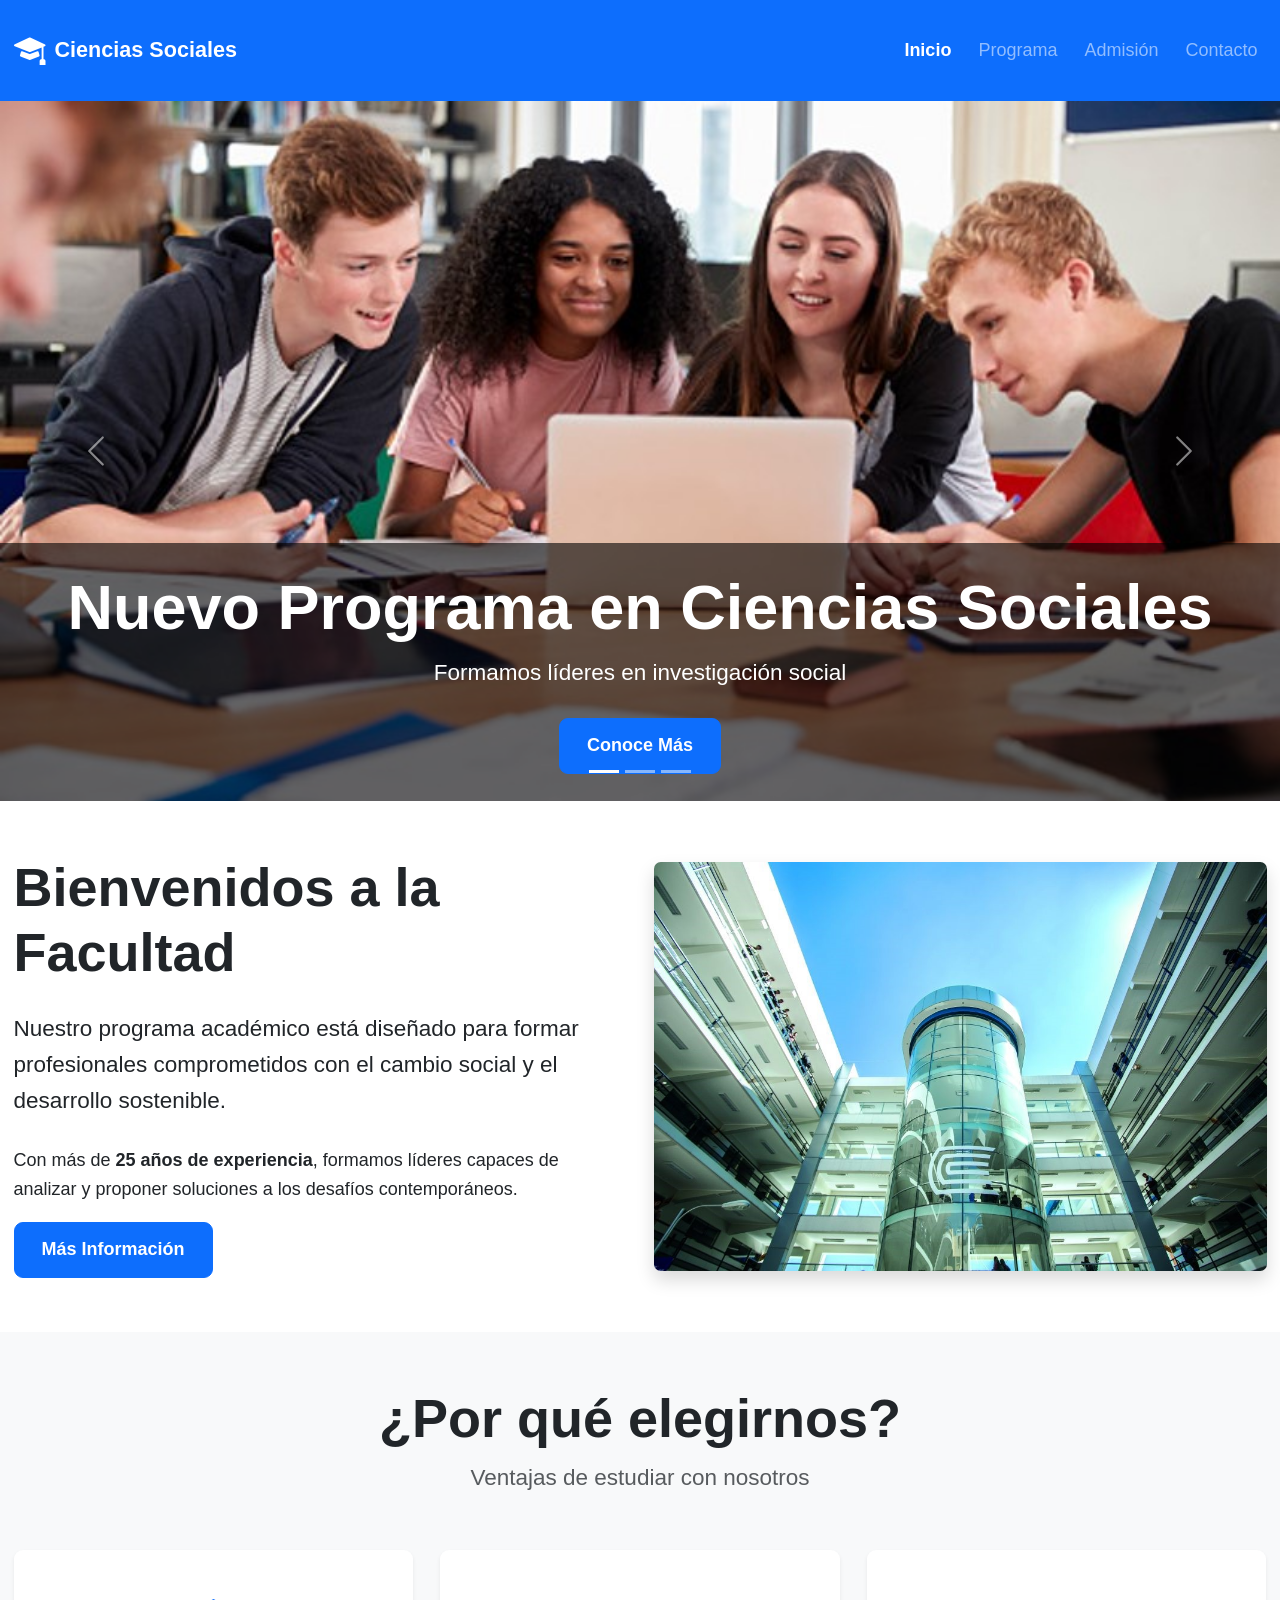
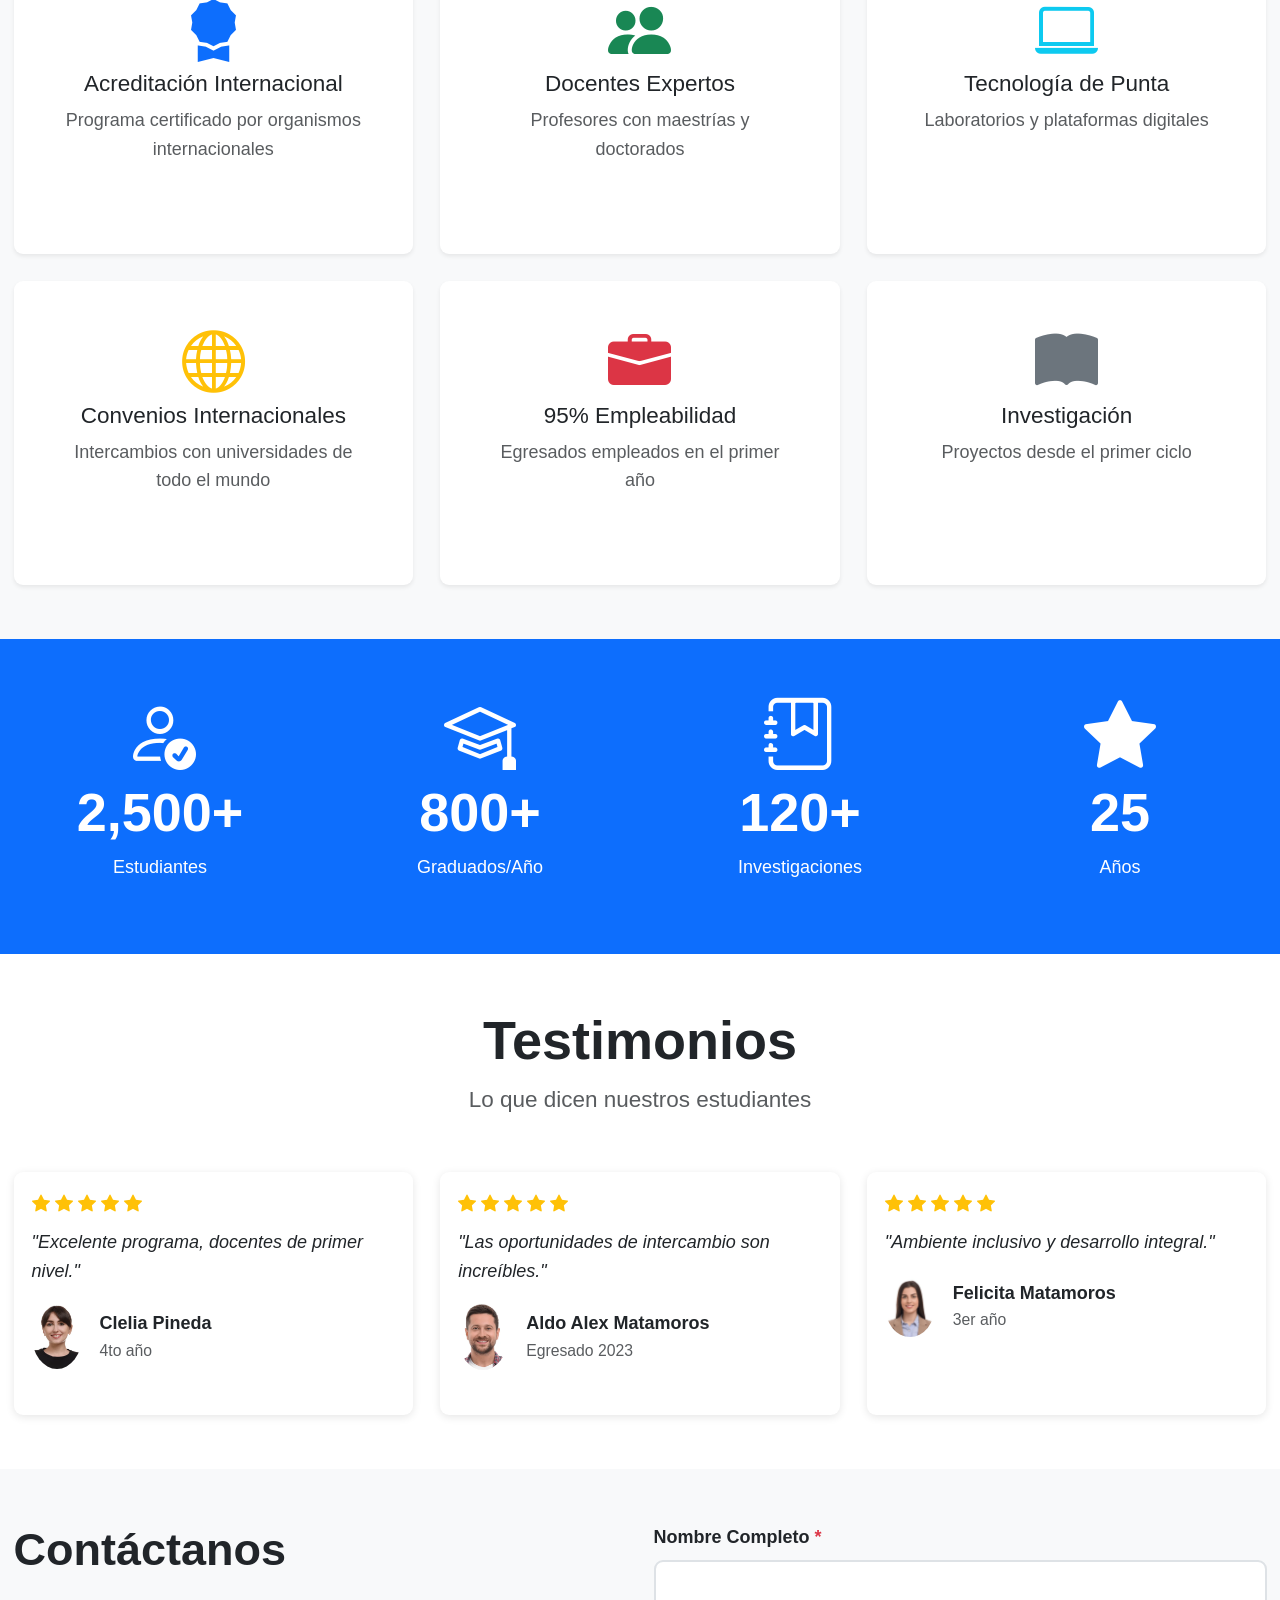
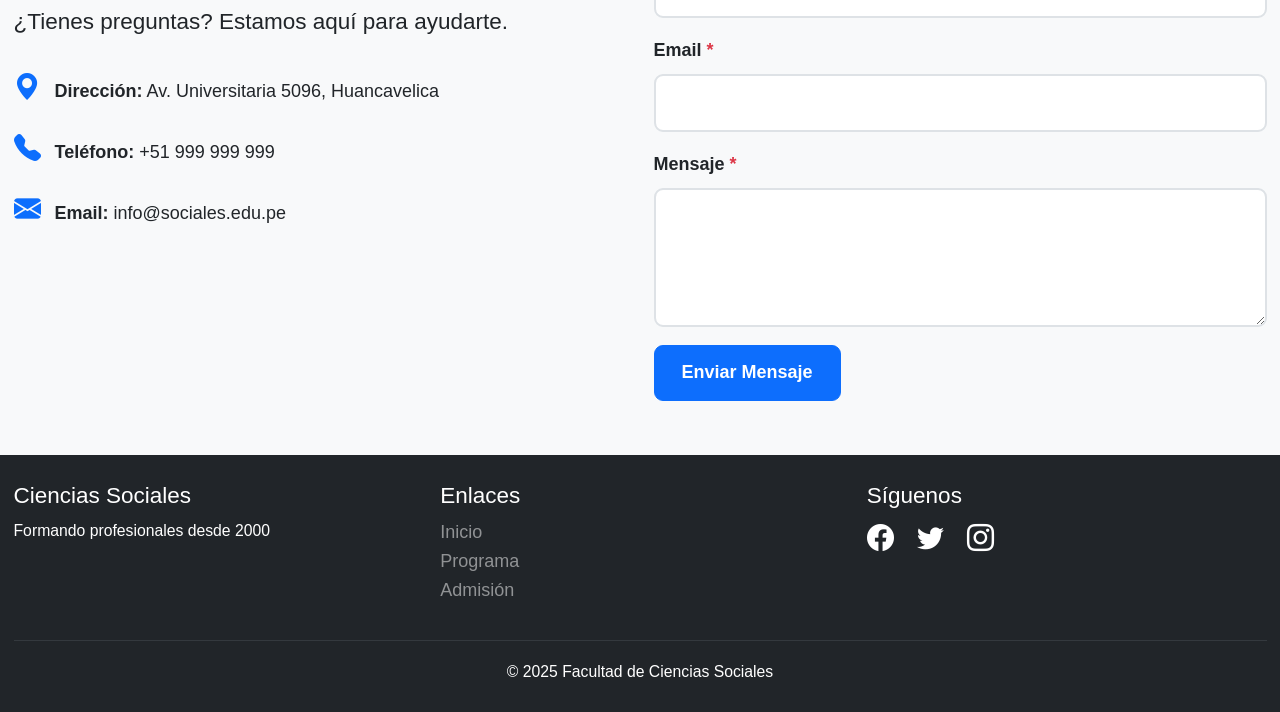
<file: index.html>
<!DOCTYPE html>
<html lang="es">
<head>
    <meta charset="UTF-8">
    <meta name="viewport" content="width=device-width, initial-scale=1.0">
    <meta name="description" content="Facultad de Ciencias Sociales - Nuevo programa académico de excelencia">
    <meta name="keywords" content="ciencias sociales, universidad, programa académico, sociología">
    <meta name="author" content="Facultad de Ciencias Sociales">
    <title>Ciencias Sociales | Nuevo Programa Académico</title>
    
    <!-- Bootstrap 5.3 CSS -->
    <link href="https://cdn.jsdelivr.net/npm/bootstrap@5.3.2/dist/css/bootstrap.min.css" rel="stylesheet">
    
    <!-- Bootstrap Icons -->
    <link rel="stylesheet" href="https://cdn.jsdelivr.net/npm/bootstrap-icons@1.11.1/font/bootstrap-icons.css">
    
    <!-- Custom CSS -->
    <link rel="stylesheet" href="css/estilo.css">
</head>
<body>
    <!-- Skip Link (Accesibilidad) -->
    <a href="#main-content" class="skip-link">Ir al contenido principal</a>

    <!-- Header con Navegación -->
    <header role="banner">
        <nav class="navbar navbar-expand-lg navbar-dark bg-primary" aria-label="Navegación principal">
            <div class="container">
                <a class="navbar-brand d-flex align-items-center" href="index.html">
                    <i class="bi bi-mortarboard-fill fs-3 me-2" aria-hidden="true"></i>
                    <span class="fw-bold">Ciencias Sociales</span>
                </a>
                
                <button class="navbar-toggler" type="button" data-bs-toggle="collapse" data-bs-target="#navbarNav" 
                        aria-controls="navbarNav" aria-expanded="false" aria-label="Menú de navegación">
                    <span class="navbar-toggler-icon"></span>
                </button>
                
                <div class="collapse navbar-collapse" id="navbarNav">
                    <ul class="navbar-nav ms-auto">
                        <li class="nav-item">
                            <a class="nav-link active" aria-current="page" href="index.html">Inicio</a>
                        </li>
                        <li class="nav-item">
                            <a class="nav-link" href="programa.html">Programa</a>
                        </li>
                        <li class="nav-item">
                            <a class="nav-link" href="admision.html">Admisión</a>
                        </li>
                        <li class="nav-item">
                            <a class="nav-link" href="#contacto">Contacto</a>
                        </li>
                    </ul>
                </div>
            </div>
        </nav>
    </header>

    <!-- Main Content -->
    <main id="main-content" role="main">
        
        <!-- Hero Carousel -->
        <section aria-label="Banner principal">
            <div id="heroCarousel" class="carousel slide" data-bs-ride="carousel">
                <div class="carousel-indicators">
                    <button type="button" data-bs-target="#heroCarousel" data-bs-slide-to="0" class="active" aria-current="true" aria-label="Slide 1"></button>
                    <button type="button" data-bs-target="#heroCarousel" data-bs-slide-to="1" aria-label="Slide 2"></button>
                    <button type="button" data-bs-target="#heroCarousel" data-bs-slide-to="2" aria-label="Slide 3"></button>
                </div>
                
                <div class="carousel-inner">
                    <div class="carousel-item active">
                        <img src="img/1. Universitarios colaborando.jpg" 
                             class="d-block w-100" alt="Estudiantes universitarios colaborando">
                        <div class="carousel-caption">
                            <h1 class="display-4 fw-bold">Nuevo Programa en Ciencias Sociales</h1>
                            <p class="lead">Formamos líderes en investigación social</p>
                            <a href="programa.html" class="btn btn-primary btn-lg">Conoce Más</a>
                        </div>
                    </div>
                    <div class="carousel-item">
                        <img src="img/2. Biblioteca moderna.jpg" 
                             class="d-block w-100" alt="Biblioteca universitaria moderna">
                        <div class="carousel-caption">
                            <h2 class="display-4 fw-bold">Excelencia Académica</h2>
                            <p class="lead">Docentes expertos e instalaciones de primer nivel</p>
                            <a href="programa.html" class="btn btn-light btn-lg">Ver Programa</a>
                        </div>
                    </div>
                    <div class="carousel-item">
                        <img src="img/3. Graduación universitaria.jpg" 
                             class="d-block w-100" alt="Graduación universitaria">
                        <div class="carousel-caption">
                            <h2 class="display-4 fw-bold">¡Inscripciones Abiertas!</h2>
                            <p class="lead">Inicia tu futuro profesional</p>
                            <a href="admision.html" class="btn btn-success btn-lg">Inscríbete Ahora</a>
                        </div>
                    </div>
                </div>
                
                <button class="carousel-control-prev" type="button" data-bs-target="#heroCarousel" data-bs-slide="prev">
                    <span class="carousel-control-prev-icon" aria-hidden="true"></span>
                    <span class="visually-hidden">Anterior</span>
                </button>
                <button class="carousel-control-next" type="button" data-bs-target="#heroCarousel" data-bs-slide="next">
                    <span class="carousel-control-next-icon" aria-hidden="true"></span>
                    <span class="visually-hidden">Siguiente</span>
                </button>
            </div>
        </section>

        <!-- Bienvenida -->
        <section class="py-5">
            <div class="container">
                <div class="row align-items-center">
                    <div class="col-lg-6 mb-4 mb-lg-0">
                        <h2 class="display-5 fw-bold mb-4">Bienvenidos a la Facultad</h2>
                        <p class="lead mb-4">
                            Nuestro programa académico está diseñado para formar profesionales 
                            comprometidos con el cambio social y el desarrollo sostenible.
                        </p>
                        <p>Con más de <strong>25 años de experiencia</strong>, formamos líderes 
                        capaces de analizar y proponer soluciones a los desafíos contemporáneos.</p>
                        <a href="programa.html" class="btn btn-primary">Más Información</a>
                    </div>
                    <div class="col-lg-6">
                        <img src="img/4. Campus universitario.jpg" 
                             class="img-fluid rounded shadow" alt="Campus universitario">
                    </div>
                </div>
            </div>
        </section>

        <!-- Características -->
        <section class="py-5 bg-light">
            <div class="container">
                <div class="text-center mb-5">
                    <h2 class="display-5 fw-bold">¿Por qué elegirnos?</h2>
                    <p class="lead text-muted">Ventajas de estudiar con nosotros</p>
                </div>
                
                <div class="row g-4">
                    <article class="col-md-6 col-lg-4">
                        <div class="card h-100 text-center p-4 shadow-sm">
                            <div class="card-body">
                                <i class="bi bi-award-fill text-primary display-4 mb-3" aria-hidden="true"></i>
                                <h3 class="h5">Acreditación Internacional</h3>
                                <p class="text-muted">Programa certificado por organismos internacionales</p>
                            </div>
                        </div>
                    </article>
                    
                    <article class="col-md-6 col-lg-4">
                        <div class="card h-100 text-center p-4 shadow-sm">
                            <div class="card-body">
                                <i class="bi bi-people-fill text-success display-4 mb-3" aria-hidden="true"></i>
                                <h3 class="h5">Docentes Expertos</h3>
                                <p class="text-muted">Profesores con maestrías y doctorados</p>
                            </div>
                        </div>
                    </article>
                    
                    <article class="col-md-6 col-lg-4">
                        <div class="card h-100 text-center p-4 shadow-sm">
                            <div class="card-body">
                                <i class="bi bi-laptop text-info display-4 mb-3" aria-hidden="true"></i>
                                <h3 class="h5">Tecnología de Punta</h3>
                                <p class="text-muted">Laboratorios y plataformas digitales</p>
                            </div>
                        </div>
                    </article>
                    
                    <article class="col-md-6 col-lg-4">
                        <div class="card h-100 text-center p-4 shadow-sm">
                            <div class="card-body">
                                <i class="bi bi-globe text-warning display-4 mb-3" aria-hidden="true"></i>
                                <h3 class="h5">Convenios Internacionales</h3>
                                <p class="text-muted">Intercambios con universidades de todo el mundo</p>
                            </div>
                        </div>
                    </article>
                    
                    <article class="col-md-6 col-lg-4">
                        <div class="card h-100 text-center p-4 shadow-sm">
                            <div class="card-body">
                                <i class="bi bi-briefcase-fill text-danger display-4 mb-3" aria-hidden="true"></i>
                                <h3 class="h5">95% Empleabilidad</h3>
                                <p class="text-muted">Egresados empleados en el primer año</p>
                            </div>
                        </div>
                    </article>
                    
                    <article class="col-md-6 col-lg-4">
                        <div class="card h-100 text-center p-4 shadow-sm">
                            <div class="card-body">
                                <i class="bi bi-book-fill text-secondary display-4 mb-3" aria-hidden="true"></i>
                                <h3 class="h5">Investigación</h3>
                                <p class="text-muted">Proyectos desde el primer ciclo</p>
                            </div>
                        </div>
                    </article>
                </div>
            </div>
        </section>

        <!-- Estadísticas -->
        <section class="py-5 bg-primary text-white">
            <div class="container">
                <div class="row text-center g-4">
                    <div class="col-6 col-md-3">
                        <i class="bi bi-person-check display-3 mb-2" aria-hidden="true"></i>
                        <h3 class="display-5 fw-bold">2,500+</h3>
                        <p>Estudiantes</p>
                    </div>
                    <div class="col-6 col-md-3">
                        <i class="bi bi-mortarboard display-3 mb-2" aria-hidden="true"></i>
                        <h3 class="display-5 fw-bold">800+</h3>
                        <p>Graduados/Año</p>
                    </div>
                    <div class="col-6 col-md-3">
                        <i class="bi bi-journal-bookmark display-3 mb-2" aria-hidden="true"></i>
                        <h3 class="display-5 fw-bold">120+</h3>
                        <p>Investigaciones</p>
                    </div>
                    <div class="col-6 col-md-3">
                        <i class="bi bi-star-fill display-3 mb-2" aria-hidden="true"></i>
                        <h3 class="display-5 fw-bold">25</h3>
                        <p>Años</p>
                    </div>
                </div>
            </div>
        </section>

        <!-- Testimonios -->
        <section class="py-5">
            <div class="container">
                <div class="text-center mb-5">
                    <h2 class="display-5 fw-bold">Testimonios</h2>
                    <p class="lead text-muted">Lo que dicen nuestros estudiantes</p>
                </div>
                
                <div class="row g-4">
                    <article class="col-md-4">
                        <div class="card h-100">
                            <div class="card-body">
                                <div class="mb-2">
                                    <i class="bi bi-star-fill text-warning" aria-hidden="true"></i>
                                    <i class="bi bi-star-fill text-warning" aria-hidden="true"></i>
                                    <i class="bi bi-star-fill text-warning" aria-hidden="true"></i>
                                    <i class="bi bi-star-fill text-warning" aria-hidden="true"></i>
                                    <i class="bi bi-star-fill text-warning" aria-hidden="true"></i>
                                </div>
                                <p class="fst-italic">"Excelente programa, docentes de primer nivel."</p>
                                <footer class="d-flex align-items-center mt-3">
                                    <img src="img/5. Clelia Pineda.png" class="rounded-circle me-3" alt="Clelia Pineda" width="50" height="50">
                                    <div>
                                        <strong>Clelia Pineda</strong>
                                        <p class="mb-0 small text-muted">4to año</p>
                                    </div>
                                </footer>
                            </div>
                        </div>
                    </article>
                    
                    <article class="col-md-4">
                        <div class="card h-100">
                            <div class="card-body">
                                <div class="mb-2">
                                    <i class="bi bi-star-fill text-warning" aria-hidden="true"></i>
                                    <i class="bi bi-star-fill text-warning" aria-hidden="true"></i>
                                    <i class="bi bi-star-fill text-warning" aria-hidden="true"></i>
                                    <i class="bi bi-star-fill text-warning" aria-hidden="true"></i>
                                    <i class="bi bi-star-fill text-warning" aria-hidden="true"></i>
                                </div>
                                <p class="fst-italic">"Las oportunidades de intercambio son increíbles."</p>
                                <footer class="d-flex align-items-center mt-3">
                                    <img src="img/6. Aldo Alex Matamoros.png" class="rounded-circle me-3" alt="Aldo Matamoros" width="50" height="50">
                                    <div>
                                        <strong>Aldo Alex Matamoros</strong>
                                        <p class="mb-0 small text-muted">Egresado 2023</p>
                                    </div>
                                </footer>
                            </div>
                        </div>
                    </article>
                    
                    <article class="col-md-4">
                        <div class="card h-100">
                            <div class="card-body">
                                <div class="mb-2">
                                    <i class="bi bi-star-fill text-warning" aria-hidden="true"></i>
                                    <i class="bi bi-star-fill text-warning" aria-hidden="true"></i>
                                    <i class="bi bi-star-fill text-warning" aria-hidden="true"></i>
                                    <i class="bi bi-star-fill text-warning" aria-hidden="true"></i>
                                    <i class="bi bi-star-fill text-warning" aria-hidden="true"></i>
                                </div>
                                <p class="fst-italic">"Ambiente inclusivo y desarrollo integral."</p>
                                <footer class="d-flex align-items-center mt-3">
                                    <img src="img/7. Felicita Matamoros.png" class="rounded-circle me-3" alt="Felicita Matamoros" width="50" height="50">
                                    <div>
                                        <strong>Felicita Matamoros</strong>
                                        <p class="mb-0 small text-muted">3er año</p>
                                    </div>
                                </footer>
                            </div>
                        </div>
                    </article>
                </div>
            </div>
        </section>

        <!-- Contacto -->
        <section id="contacto" class="py-5 bg-light">
            <div class="container">
                <div class="row">
                    <div class="col-lg-6 mb-4 mb-lg-0">
                        <h2 class="display-6 fw-bold mb-4">Contáctanos</h2>
                        <p class="lead mb-4">¿Tienes preguntas? Estamos aquí para ayudarte.</p>
                        
                        <div class="mb-3">
                            <i class="bi bi-geo-alt-fill text-primary fs-4 me-2" aria-hidden="true"></i>
                            <strong>Dirección:</strong> Av. Universitaria 5096, Huancavelica
                        </div>
                        <div class="mb-3">
                            <i class="bi bi-telephone-fill text-primary fs-4 me-2" aria-hidden="true"></i>
                            <strong>Teléfono:</strong> +51 999 999 999
                        </div>
                        <div class="mb-3">
                            <i class="bi bi-envelope-fill text-primary fs-4 me-2" aria-hidden="true"></i>
                            <strong>Email:</strong> info@sociales.edu.pe
                        </div>
                    </div>
                    
                    <div class="col-lg-6">
                        <form id="contactForm" class="needs-validation" novalidate>
                            <div class="mb-3">
                                <label for="nombre" class="form-label">Nombre Completo <span class="text-danger">*</span></label>
                                <input type="text" class="form-control" id="nombre" required>
                                <div class="invalid-feedback">Por favor ingresa tu nombre.</div>
                            </div>
                            
                            <div class="mb-3">
                                <label for="email" class="form-label">Email <span class="text-danger">*</span></label>
                                <input type="email" class="form-control" id="email" required>
                                <div class="invalid-feedback">Por favor ingresa un email válido.</div>
                            </div>
                            
                            <div class="mb-3">
                                <label for="mensaje" class="form-label">Mensaje <span class="text-danger">*</span></label>
                                <textarea class="form-control" id="mensaje" rows="4" required></textarea>
                                <div class="invalid-feedback">Por favor escribe tu mensaje.</div>
                            </div>
                            
                            <button type="submit" class="btn btn-primary">Enviar Mensaje</button>
                            
                            <div id="successMessage" class="alert alert-success mt-3 d-none">
                                ¡Mensaje enviado exitosamente!
                            </div>
                        </form>
                    </div>
                </div>
            </div>
        </section>
    </main>

    <!-- Footer -->
    <footer class="bg-dark text-white py-4">
        <div class="container">
            <div class="row">
                <div class="col-md-4 mb-3 mb-md-0">
                    <h3 class="h5">Ciencias Sociales</h3>
                    <p class="small">Formando profesionales desde 2000</p>
                </div>
                <div class="col-md-4 mb-3 mb-md-0">
                    <h3 class="h5">Enlaces</h3>
                    <ul class="list-unstyled">
                        <li><a href="index.html" class="text-white-50">Inicio</a></li>
                        <li><a href="programa.html" class="text-white-50">Programa</a></li>
                        <li><a href="admision.html" class="text-white-50">Admisión</a></li>
                    </ul>
                </div>
                <div class="col-md-4">
                    <h3 class="h5">Síguenos</h3>
                    <a href="#" class="text-white me-3" aria-label="Facebook"><i class="bi bi-facebook fs-4"></i></a>
                    <a href="#" class="text-white me-3" aria-label="Twitter"><i class="bi bi-twitter fs-4"></i></a>
                    <a href="#" class="text-white" aria-label="Instagram"><i class="bi bi-instagram fs-4"></i></a>
                </div>
            </div>
            <hr class="border-secondary my-3">
            <p class="text-center mb-0 small">&copy; 2025 Facultad de Ciencias Sociales</p>
        </div>
    </footer>

    <!-- Botón Scroll Top -->
    <button id="scrollTop" class="btn btn-primary position-fixed bottom-0 end-0 m-3" style="display: none;" aria-label="Volver arriba">
        <i class="bi bi-arrow-up"></i>
    </button>

    <!-- Bootstrap JS -->
    <script src="https://cdn.jsdelivr.net/npm/bootstrap@5.3.2/dist/js/bootstrap.bundle.min.js"></script>
    <script src="app.js"></script>
</body>
</html>
</file>
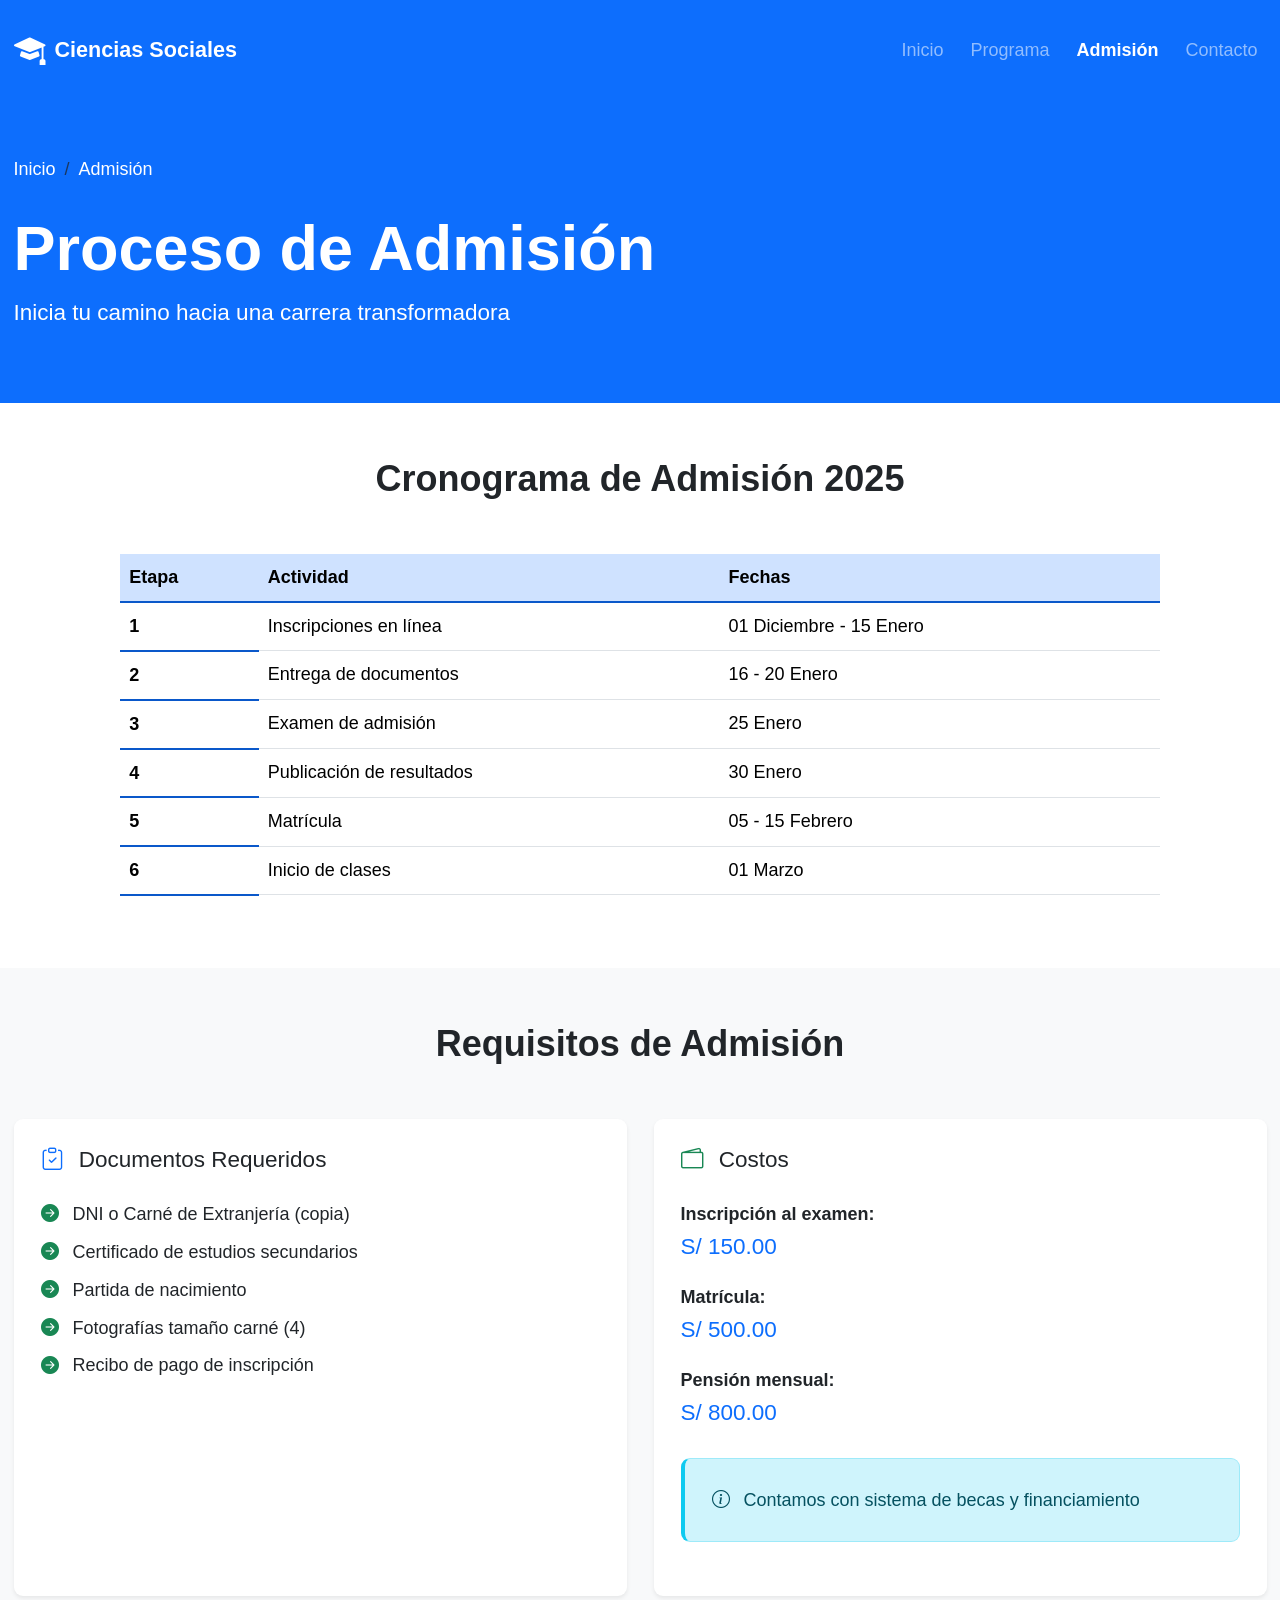
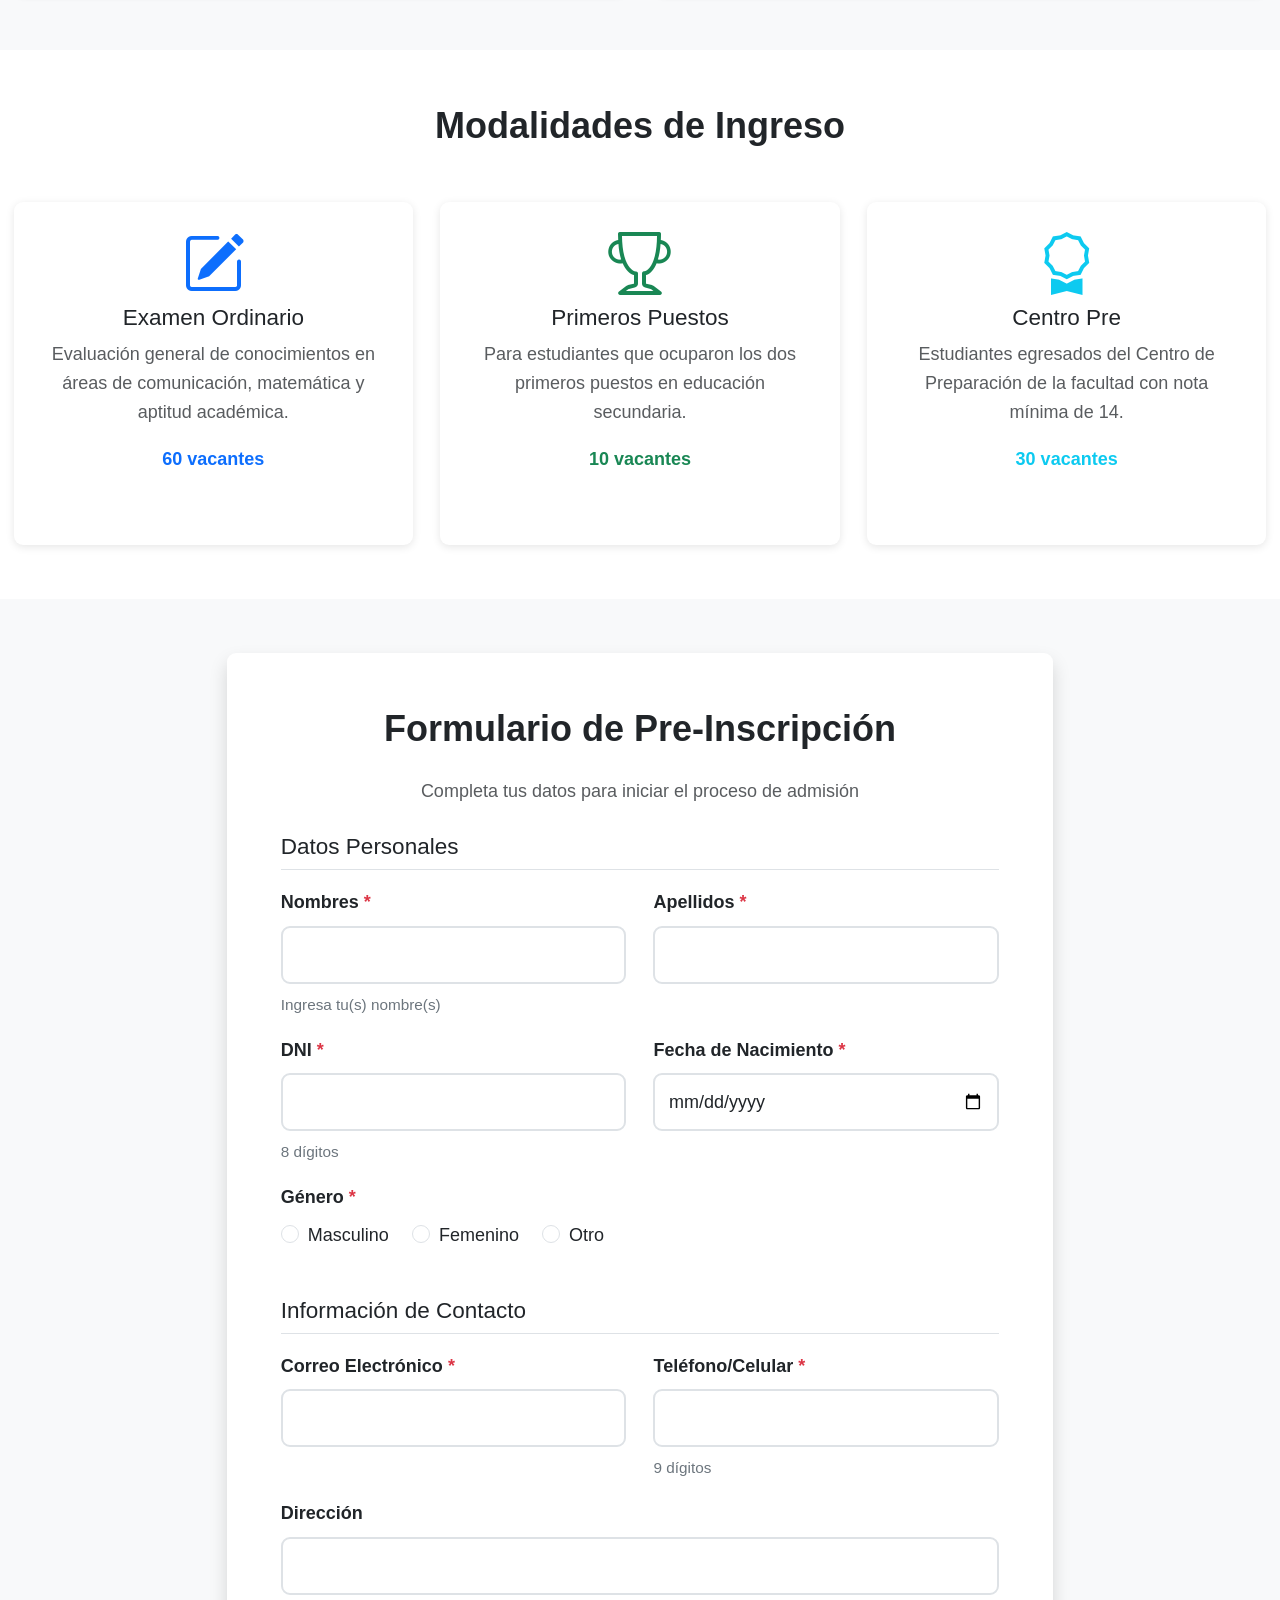
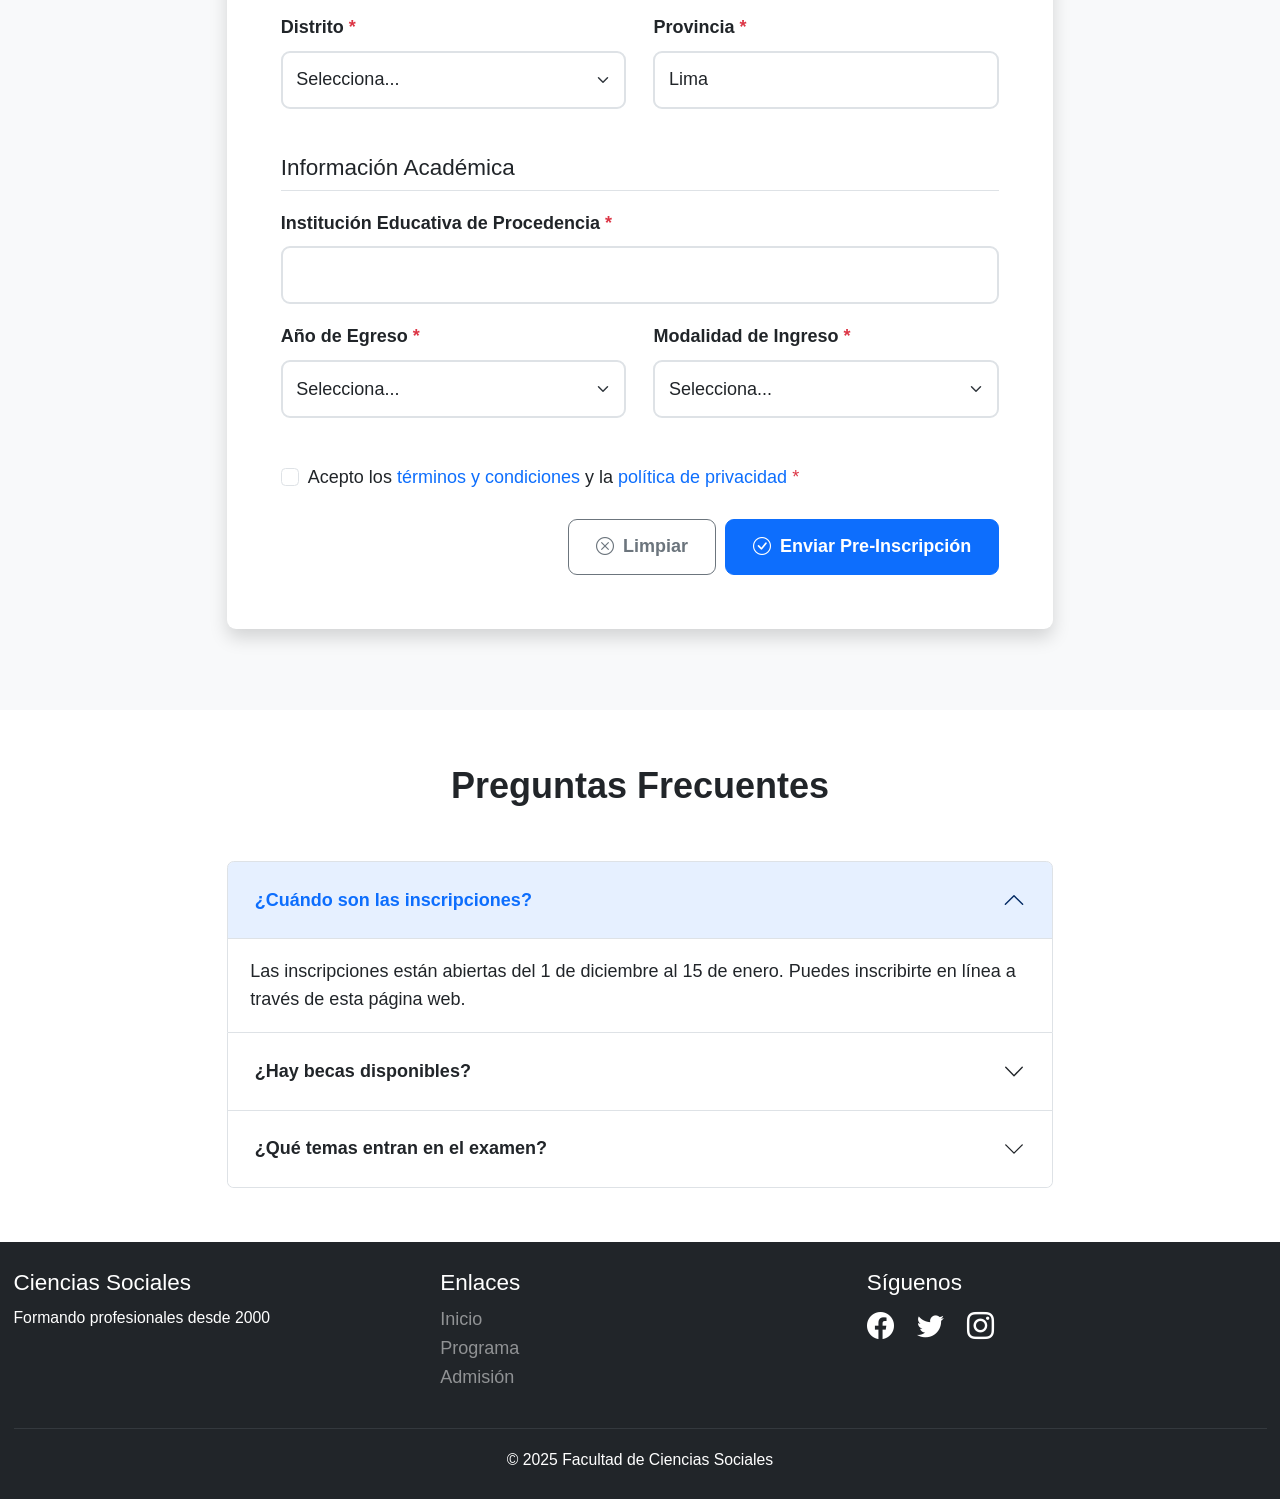
<file: admision.html>
<!DOCTYPE html>
<html lang="es">
<head>
    <meta charset="UTF-8">
    <meta name="viewport" content="width=device-width, initial-scale=1.0">
    <meta name="description" content="Proceso de admisión a la Facultad de Ciencias Sociales - Requisitos, fechas y formulario de inscripción">
    <meta name="keywords" content="admisión, inscripción, requisitos, ciencias sociales">
    <title>Admisión | Ciencias Sociales</title>
    
    <!-- Bootstrap 5.3 CSS -->
    <link href="https://cdn.jsdelivr.net/npm/bootstrap@5.3.2/dist/css/bootstrap.min.css" rel="stylesheet">
    
    <!-- Bootstrap Icons -->
    <link rel="stylesheet" href="https://cdn.jsdelivr.net/npm/bootstrap-icons@1.11.1/font/bootstrap-icons.css">
    
    <!-- Custom CSS -->
    <link rel="stylesheet" href="css/estilo.css">
</head>
<body>
    <!-- Skip Link -->
    <a href="#main-content" class="skip-link">Ir al contenido principal</a>

    <!-- Header -->
    <header role="banner">
        <nav class="navbar navbar-expand-lg navbar-dark bg-primary" aria-label="Navegación principal">
            <div class="container">
                <a class="navbar-brand d-flex align-items-center" href="index.html">
                    <i class="bi bi-mortarboard-fill fs-3 me-2" aria-hidden="true"></i>
                    <span class="fw-bold">Ciencias Sociales</span>
                </a>
                
                <button class="navbar-toggler" type="button" data-bs-toggle="collapse" data-bs-target="#navbarNav" 
                        aria-controls="navbarNav" aria-expanded="false" aria-label="Menú de navegación">
                    <span class="navbar-toggler-icon"></span>
                </button>
                
                <div class="collapse navbar-collapse" id="navbarNav">
                    <ul class="navbar-nav ms-auto">
                        <li class="nav-item">
                            <a class="nav-link" href="index.html">Inicio</a>
                        </li>
                        <li class="nav-item">
                            <a class="nav-link" href="programa.html">Programa</a>
                        </li>
                        <li class="nav-item">
                            <a class="nav-link active" aria-current="page" href="admision.html">Admisión</a>
                        </li>
                        <li class="nav-item">
                            <a class="nav-link" href="index.html#contacto">Contacto</a>
                        </li>
                    </ul>
                </div>
            </div>
        </nav>
    </header>

    <!-- Main Content -->
    <main id="main-content" role="main">
        
        <!-- Page Header -->
        <section class="page-header bg-primary text-white py-5">
            <div class="container">
                <nav aria-label="breadcrumb">
                    <ol class="breadcrumb">
                        <li class="breadcrumb-item"><a href="index.html" class="text-white">Inicio</a></li>
                        <li class="breadcrumb-item active text-white" aria-current="page">Admisión</li>
                    </ol>
                </nav>
                <h1 class="display-4 fw-bold">Proceso de Admisión</h1>
                <p class="lead">Inicia tu camino hacia una carrera transformadora</p>
            </div>
        </section>

        <!-- Cronograma -->
        <section class="py-5">
            <div class="container">
                <h2 class="text-center fw-bold mb-5">Cronograma de Admisión 2025</h2>
                
                <div class="row justify-content-center">
                    <div class="col-lg-10">
                        <div class="table-responsive">
                            <table class="table table-hover">
                                <thead class="table-primary">
                                    <tr>
                                        <th scope="col">Etapa</th>
                                        <th scope="col">Actividad</th>
                                        <th scope="col">Fechas</th>
                                    </tr>
                                </thead>
                                <tbody>
                                    <tr>
                                        <th scope="row">1</th>
                                        <td>Inscripciones en línea</td>
                                        <td>01 Diciembre - 15 Enero</td>
                                    </tr>
                                    <tr>
                                        <th scope="row">2</th>
                                        <td>Entrega de documentos</td>
                                        <td>16 - 20 Enero</td>
                                    </tr>
                                    <tr>
                                        <th scope="row">3</th>
                                        <td>Examen de admisión</td>
                                        <td>25 Enero</td>
                                    </tr>
                                    <tr>
                                        <th scope="row">4</th>
                                        <td>Publicación de resultados</td>
                                        <td>30 Enero</td>
                                    </tr>
                                    <tr>
                                        <th scope="row">5</th>
                                        <td>Matrícula</td>
                                        <td>05 - 15 Febrero</td>
                                    </tr>
                                    <tr>
                                        <th scope="row">6</th>
                                        <td>Inicio de clases</td>
                                        <td>01 Marzo</td>
                                    </tr>
                                </tbody>
                            </table>
                        </div>
                    </div>
                </div>
            </div>
        </section>

        <!-- Requisitos -->
        <section class="py-5 bg-light">
            <div class="container">
                <h2 class="text-center fw-bold mb-5">Requisitos de Admisión</h2>
                
                <div class="row g-4">
                    <div class="col-md-6">
                        <div class="card h-100 border-0 shadow-sm">
                            <div class="card-body p-4">
                                <h3 class="h5 mb-4">
                                    <i class="bi bi-clipboard-check text-primary me-2"></i>
                                    Documentos Requeridos
                                </h3>
                                <ul class="list-unstyled">
                                    <li class="mb-2">
                                        <i class="bi bi-arrow-right-circle-fill text-success me-2"></i>
                                        DNI o Carné de Extranjería (copia)
                                    </li>
                                    <li class="mb-2">
                                        <i class="bi bi-arrow-right-circle-fill text-success me-2"></i>
                                        Certificado de estudios secundarios
                                    </li>
                                    <li class="mb-2">
                                        <i class="bi bi-arrow-right-circle-fill text-success me-2"></i>
                                        Partida de nacimiento
                                    </li>
                                    <li class="mb-2">
                                        <i class="bi bi-arrow-right-circle-fill text-success me-2"></i>
                                        Fotografías tamaño carné (4)
                                    </li>
                                    <li class="mb-2">
                                        <i class="bi bi-arrow-right-circle-fill text-success me-2"></i>
                                        Recibo de pago de inscripción
                                    </li>
                                </ul>
                            </div>
                        </div>
                    </div>
                    
                    <div class="col-md-6">
                        <div class="card h-100 border-0 shadow-sm">
                            <div class="card-body p-4">
                                <h3 class="h5 mb-4">
                                    <i class="bi bi-wallet2 text-success me-2"></i>
                                    Costos
                                </h3>
                                <ul class="list-unstyled">
                                    <li class="mb-3">
                                        <strong class="d-block">Inscripción al examen:</strong>
                                        <span class="text-primary fs-5">S/ 150.00</span>
                                    </li>
                                    <li class="mb-3">
                                        <strong class="d-block">Matrícula:</strong>
                                        <span class="text-primary fs-5">S/ 500.00</span>
                                    </li>
                                    <li class="mb-3">
                                        <strong class="d-block">Pensión mensual:</strong>
                                        <span class="text-primary fs-5">S/ 800.00</span>
                                    </li>
                                </ul>
                                <div class="alert alert-info mb-0">
                                    <i class="bi bi-info-circle me-2"></i>
                                    Contamos con sistema de becas y financiamiento
                                </div>
                            </div>
                        </div>
                    </div>
                </div>
            </div>
        </section>

        <!-- Modalidades -->
        <section class="py-5">
            <div class="container">
                <h2 class="text-center fw-bold mb-5">Modalidades de Ingreso</h2>
                
                <div class="row g-4">
                    <article class="col-md-4">
                        <div class="card text-center h-100 border-primary">
                            <div class="card-body p-4">
                                <i class="bi bi-pencil-square text-primary display-4 mb-3"></i>
                                <h3 class="h5">Examen Ordinario</h3>
                                <p class="text-muted">
                                    Evaluación general de conocimientos en áreas de comunicación, 
                                    matemática y aptitud académica.
                                </p>
                                <p class="fw-bold text-primary">60 vacantes</p>
                            </div>
                        </div>
                    </article>
                    
                    <article class="col-md-4">
                        <div class="card text-center h-100 border-success">
                            <div class="card-body p-4">
                                <i class="bi bi-trophy text-success display-4 mb-3"></i>
                                <h3 class="h5">Primeros Puestos</h3>
                                <p class="text-muted">
                                    Para estudiantes que ocuparon los dos primeros puestos en 
                                    educación secundaria.
                                </p>
                                <p class="fw-bold text-success">10 vacantes</p>
                            </div>
                        </div>
                    </article>
                    
                    <article class="col-md-4">
                        <div class="card text-center h-100 border-info">
                            <div class="card-body p-4">
                                <i class="bi bi-award text-info display-4 mb-3"></i>
                                <h3 class="h5">Centro Pre</h3>
                                <p class="text-muted">
                                    Estudiantes egresados del Centro de Preparación de la 
                                    facultad con nota mínima de 14.
                                </p>
                                <p class="fw-bold text-info">30 vacantes</p>
                            </div>
                        </div>
                    </article>
                </div>
            </div>
        </section>

        <!-- Formulario de Inscripción -->
        <section id="inscripcion" class="py-5 bg-light">
            <div class="container">
                <div class="row justify-content-center">
                    <div class="col-lg-8">
                        <div class="card border-0 shadow">
                            <div class="card-body p-4 p-md-5">
                                <h2 class="text-center fw-bold mb-4">Formulario de Pre-Inscripción</h2>
                                <p class="text-center text-muted mb-4">
                                    Completa tus datos para iniciar el proceso de admisión
                                </p>
                                
                                <form id="inscripcionForm" class="needs-validation" novalidate>
                                    <!-- Datos Personales -->
                                    <fieldset class="mb-4">
                                        <legend class="h5 border-bottom pb-2 mb-3">Datos Personales</legend>
                                        
                                        <div class="row">
                                            <div class="col-md-6 mb-3">
                                                <label for="nombres" class="form-label">
                                                    Nombres <span class="text-danger">*</span>
                                                </label>
                                                <input type="text" class="form-control" id="nombres" required 
                                                       aria-required="true" aria-describedby="nombresHelp">
                                                <div id="nombresHelp" class="form-text">Ingresa tu(s) nombre(s)</div>
                                                <div class="invalid-feedback">Por favor ingresa tus nombres</div>
                                            </div>
                                            
                                            <div class="col-md-6 mb-3">
                                                <label for="apellidos" class="form-label">
                                                    Apellidos <span class="text-danger">*</span>
                                                </label>
                                                <input type="text" class="form-control" id="apellidos" required 
                                                       aria-required="true">
                                                <div class="invalid-feedback">Por favor ingresa tus apellidos</div>
                                            </div>
                                        </div>
                                        
                                        <div class="row">
                                            <div class="col-md-6 mb-3">
                                                <label for="dni" class="form-label">
                                                    DNI <span class="text-danger">*</span>
                                                </label>
                                                <input type="text" class="form-control" id="dni" pattern="[0-9]{8}" 
                                                       required aria-required="true" maxlength="8">
                                                <div class="form-text">8 dígitos</div>
                                                <div class="invalid-feedback">DNI debe tener 8 dígitos</div>
                                            </div>
                                            
                                            <div class="col-md-6 mb-3">
                                                <label for="fechaNac" class="form-label">
                                                    Fecha de Nacimiento <span class="text-danger">*</span>
                                                </label>
                                                <input type="date" class="form-control" id="fechaNac" required 
                                                       aria-required="true">
                                                <div class="invalid-feedback">Por favor selecciona tu fecha de nacimiento</div>
                                            </div>
                                        </div>
                                        
                                        <div class="mb-3">
                                            <label class="form-label d-block">
                                                Género <span class="text-danger">*</span>
                                            </label>
                                            <div class="form-check form-check-inline">
                                                <input class="form-check-input" type="radio" name="genero" 
                                                       id="masculino" value="M" required>
                                                <label class="form-check-label" for="masculino">Masculino</label>
                                            </div>
                                            <div class="form-check form-check-inline">
                                                <input class="form-check-input" type="radio" name="genero" 
                                                       id="femenino" value="F">
                                                <label class="form-check-label" for="femenino">Femenino</label>
                                            </div>
                                            <div class="form-check form-check-inline">
                                                <input class="form-check-input" type="radio" name="genero" 
                                                       id="otro" value="O">
                                                <label class="form-check-label" for="otro">Otro</label>
                                            </div>
                                            <div class="invalid-feedback d-block" id="generoError" style="display:none!important;">
                                                Por favor selecciona una opción
                                            </div>
                                        </div>
                                    </fieldset>
                                    
                                    <!-- Información de Contacto -->
                                    <fieldset class="mb-4">
                                        <legend class="h5 border-bottom pb-2 mb-3">Información de Contacto</legend>
                                        
                                        <div class="row">
                                            <div class="col-md-6 mb-3">
                                                <label for="email" class="form-label">
                                                    Correo Electrónico <span class="text-danger">*</span>
                                                </label>
                                                <input type="email" class="form-control" id="email" required 
                                                       aria-required="true">
                                                <div class="invalid-feedback">Por favor ingresa un email válido</div>
                                            </div>
                                            
                                            <div class="col-md-6 mb-3">
                                                <label for="telefono" class="form-label">
                                                    Teléfono/Celular <span class="text-danger">*</span>
                                                </label>
                                                <input type="tel" class="form-control" id="telefono" 
                                                       pattern="[0-9]{9}" required aria-required="true">
                                                <div class="form-text">9 dígitos</div>
                                                <div class="invalid-feedback">Teléfono debe tener 9 dígitos</div>
                                            </div>
                                        </div>
                                        
                                        <div class="mb-3">
                                            <label for="direccion" class="form-label">Dirección</label>
                                            <input type="text" class="form-control" id="direccion">
                                        </div>
                                        
                                        <div class="row">
                                            <div class="col-md-6 mb-3">
                                                <label for="distrito" class="form-label">
                                                    Distrito <span class="text-danger">*</span>
                                                </label>
                                                <select class="form-select" id="distrito" required aria-required="true">
                                                    <option value="">Selecciona...</option>
                                                    <option value="lima">Lima</option>
                                                    <option value="miraflores">Miraflores</option>
                                                    <option value="sanisidro">San Isidro</option>
                                                    <option value="surco">Surco</option>
                                                    <option value="sanmiguel">San Miguel</option>
                                                    <option value="otro">Otro</option>
                                                </select>
                                                <div class="invalid-feedback">Por favor selecciona un distrito</div>
                                            </div>
                                            
                                            <div class="col-md-6 mb-3">
                                                <label for="provincia" class="form-label">
                                                    Provincia <span class="text-danger">*</span>
                                                </label>
                                                <input type="text" class="form-control" id="provincia" 
                                                       value="Lima" required aria-required="true">
                                                <div class="invalid-feedback">Por favor ingresa la provincia</div>
                                            </div>
                                        </div>
                                    </fieldset>
                                    
                                    <!-- Información Académica -->
                                    <fieldset class="mb-4">
                                        <legend class="h5 border-bottom pb-2 mb-3">Información Académica</legend>
                                        
                                        <div class="mb-3">
                                            <label for="colegio" class="form-label">
                                                Institución Educativa de Procedencia <span class="text-danger">*</span>
                                            </label>
                                            <input type="text" class="form-control" id="colegio" required 
                                                   aria-required="true">
                                            <div class="invalid-feedback">Por favor ingresa tu colegio</div>
                                        </div>
                                        
                                        <div class="row">
                                            <div class="col-md-6 mb-3">
                                                <label for="anioEgreso" class="form-label">
                                                    Año de Egreso <span class="text-danger">*</span>
                                                </label>
                                                <select class="form-select" id="anioEgreso" required aria-required="true">
                                                    <option value="">Selecciona...</option>
                                                    <option value="2024">2024</option>
                                                    <option value="2023">2023</option>
                                                    <option value="2022">2022</option>
                                                    <option value="2021">2021</option>
                                                    <option value="anterior">Anterior</option>
                                                </select>
                                                <div class="invalid-feedback">Por favor selecciona el año</div>
                                            </div>
                                            
                                            <div class="col-md-6 mb-3">
                                                <label for="modalidad" class="form-label">
                                                    Modalidad de Ingreso <span class="text-danger">*</span>
                                                </label>
                                                <select class="form-select" id="modalidad" required aria-required="true">
                                                    <option value="">Selecciona...</option>
                                                    <option value="ordinario">Examen Ordinario</option>
                                                    <option value="primeros">Primeros Puestos</option>
                                                    <option value="centropre">Centro Pre</option>
                                                </select>
                                                <div class="invalid-feedback">Por favor selecciona una modalidad</div>
                                            </div>
                                        </div>
                                    </fieldset>
                                    
                                    <!-- Términos y Condiciones -->
                                    <div class="mb-4">
                                        <div class="form-check">
                                            <input class="form-check-input" type="checkbox" id="terminos" 
                                                   required aria-required="true">
                                            <label class="form-check-label" for="terminos">
                                                Acepto los <a href="#" class="text-primary">términos y condiciones</a> 
                                                y la <a href="#" class="text-primary">política de privacidad</a> 
                                                <span class="text-danger">*</span>
                                            </label>
                                            <div class="invalid-feedback">
                                                Debes aceptar los términos para continuar
                                            </div>
                                        </div>
                                    </div>
                                    
                                    <!-- Botones -->
                                    <div class="d-grid gap-2 d-md-flex justify-content-md-end">
                                        <button type="reset" class="btn btn-outline-secondary">
                                            <i class="bi bi-x-circle me-2"></i>Limpiar
                                        </button>
                                        <button type="submit" class="btn btn-primary">
                                            <i class="bi bi-check-circle me-2"></i>Enviar Pre-Inscripción
                                        </button>
                                    </div>
                                    
                                    <!-- Mensaje de éxito -->
                                    <div id="successAlert" class="alert alert-success mt-3 d-none" role="alert">
                                        <i class="bi bi-check-circle-fill me-2"></i>
                                        <strong>¡Pre-inscripción enviada exitosamente!</strong>
                                        <p class="mb-0 mt-2">Recibirás un correo con las instrucciones para completar tu inscripción.</p>
                                    </div>
                                </form>
                            </div>
                        </div>
                    </div>
                </div>
            </div>
        </section>

        <!-- Preguntas Frecuentes -->
        <section class="py-5">
            <div class="container">
                <h2 class="text-center fw-bold mb-5">Preguntas Frecuentes</h2>
                
                <div class="row justify-content-center">
                    <div class="col-lg-8">
                        <div class="accordion" id="faqAccordion">
                            <div class="accordion-item">
                                <h3 class="accordion-header">
                                    <button class="accordion-button" type="button" data-bs-toggle="collapse" 
                                            data-bs-target="#faq1">
                                        ¿Cuándo son las inscripciones?
                                    </button>
                                </h3>
                                <div id="faq1" class="accordion-collapse collapse show" data-bs-parent="#faqAccordion">
                                    <div class="accordion-body">
                                        Las inscripciones están abiertas del 1 de diciembre al 15 de enero. 
                                        Puedes inscribirte en línea a través de esta página web.
                                    </div>
                                </div>
                            </div>
                            
                            <div class="accordion-item">
                                <h3 class="accordion-header">
                                    <button class="accordion-button collapsed" type="button" data-bs-toggle="collapse" 
                                            data-bs-target="#faq2">
                                        ¿Hay becas disponibles?
                                    </button>
                                </h3>
                                <div id="faq2" class="accordion-collapse collapse" data-bs-parent="#faqAccordion">
                                    <div class="accordion-body">
                                        Sí, contamos con un programa de becas por mérito académico y situación 
                                        socioeconómica. Las becas pueden cubrir del 25% al 100% de la pensión.
                                    </div>
                                </div>
                            </div>
                            
                            <div class="accordion-item">
                                <h3 class="accordion-header">
                                    <button class="accordion-button collapsed" type="button" data-bs-toggle="collapse" 
                                            data-bs-target="#faq3">
                                        ¿Qué temas entran en el examen?
                                    </button>
                                </h3>
                                <div id="faq3" class="accordion-collapse collapse" data-bs-parent="#faqAccordion">
                                    <div class="accordion-body">
                                        El examen incluye: Razonamiento Verbal, Razonamiento Matemático, 
                                        Cultura General y Aptitud Académica. Puedes descargar el temario completo 
                                        en nuestra web.
                                    </div>
                                </div>
                            </div>
                        </div>
                    </div>
                </div>
            </div>
        </section>
    </main>

    <!-- Footer -->
    <footer class="bg-dark text-white py-4">
        <div class="container">
            <div class="row">
                <div class="col-md-4 mb-3 mb-md-0">
                    <h3 class="h5">Ciencias Sociales</h3>
                    <p class="small">Formando profesionales desde 2000</p>
                </div>
                <div class="col-md-4 mb-3 mb-md-0">
                    <h3 class="h5">Enlaces</h3>
                    <ul class="list-unstyled">
                        <li><a href="index.html" class="text-white-50">Inicio</a></li>
                        <li><a href="programa.html" class="text-white-50">Programa</a></li>
                        <li><a href="admision.html" class="text-white-50">Admisión</a></li>
                    </ul>
                </div>
                <div class="col-md-4">
                    <h3 class="h5">Síguenos</h3>
                    <a href="#" class="text-white me-3" aria-label="Facebook"><i class="bi bi-facebook fs-4"></i></a>
                    <a href="#" class="text-white me-3" aria-label="Twitter"><i class="bi bi-twitter fs-4"></i></a>
                    <a href="#" class="text-white" aria-label="Instagram"><i class="bi bi-instagram fs-4"></i></a>
                </div>
            </div>
            <hr class="border-secondary my-3">
            <p class="text-center mb-0 small">&copy; 2025 Facultad de Ciencias Sociales</p>
        </div>
    </footer>

    <!-- Botón Scroll Top -->
    <button id="scrollTop" class="btn btn-primary position-fixed bottom-0 end-0 m-3" style="display: none;" aria-label="Volver arriba">
        <i class="bi bi-arrow-up"></i>
    </button>

    <!-- Bootstrap JS -->
    <script src="https://cdn.jsdelivr.net/npm/bootstrap@5.3.2/dist/js/bootstrap.bundle.min.js"></script>
    <script src="app.js"></script>
</body>
</html>
</file>
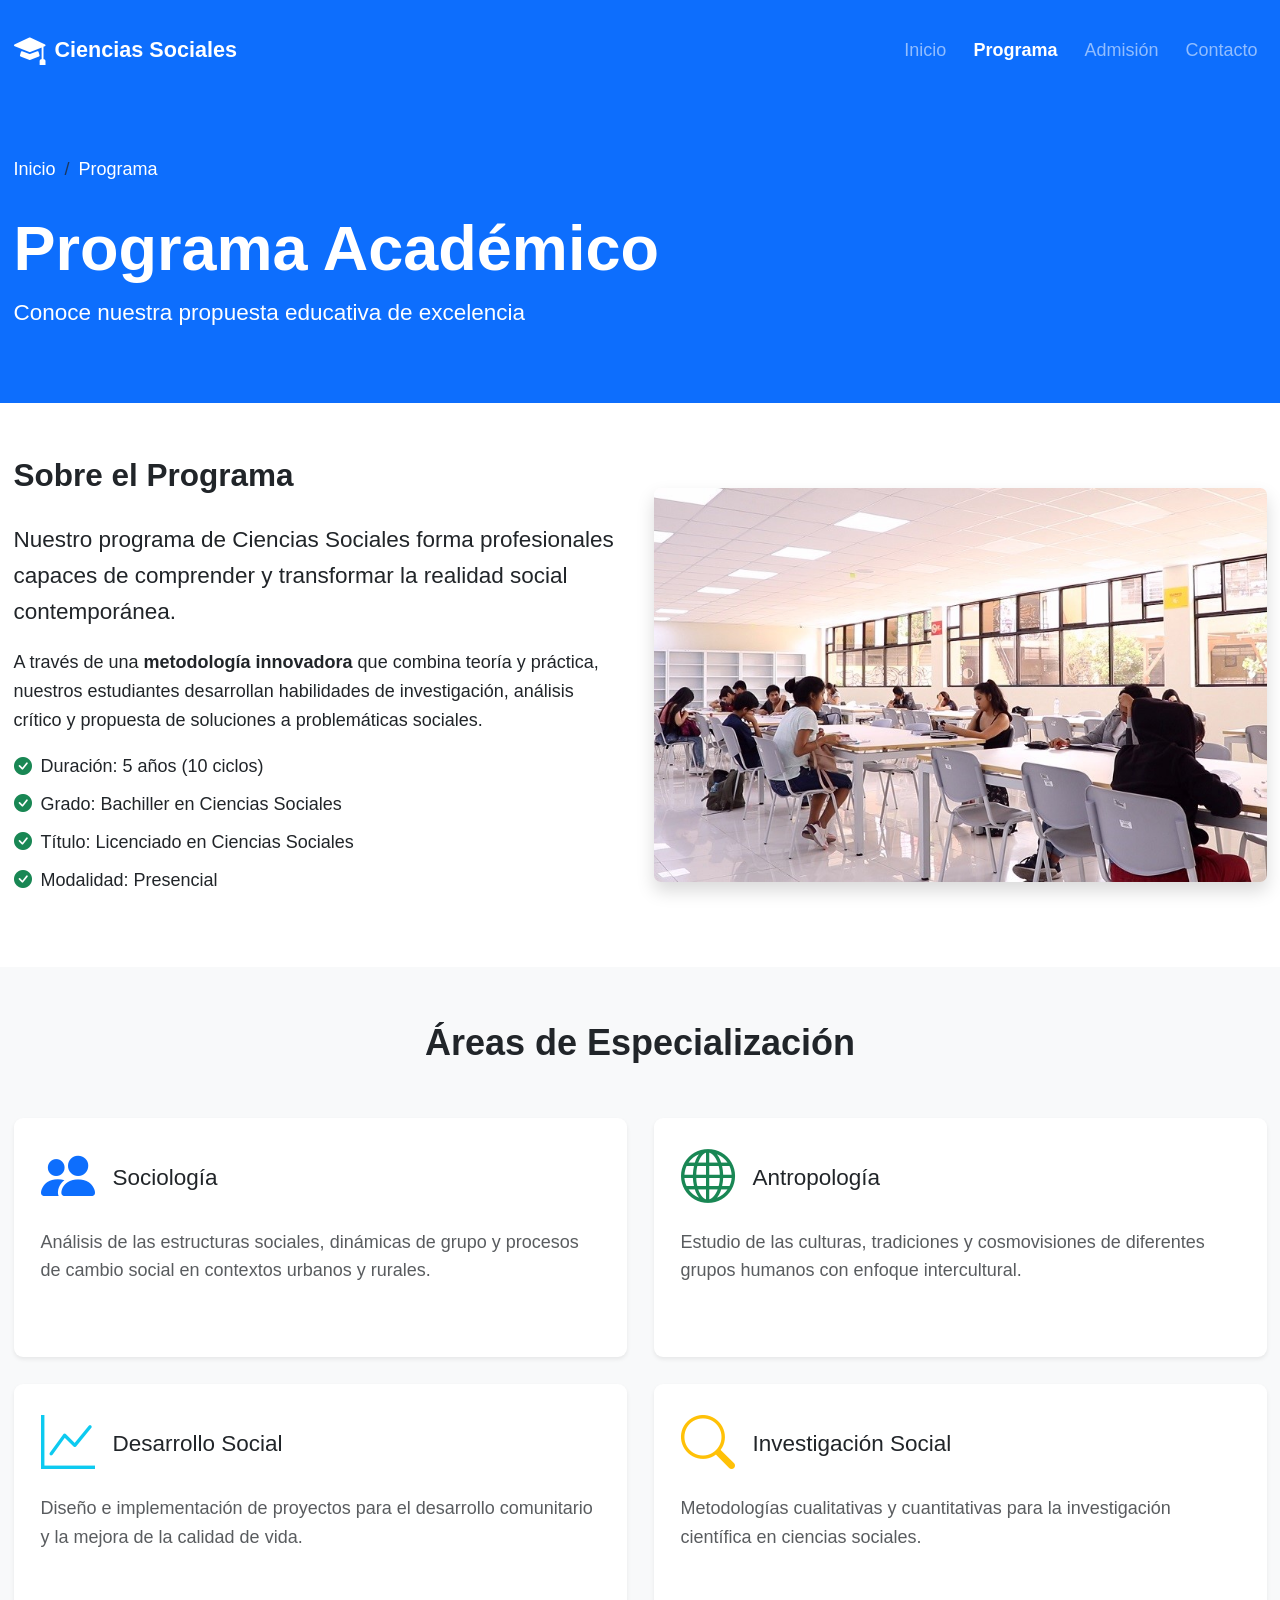
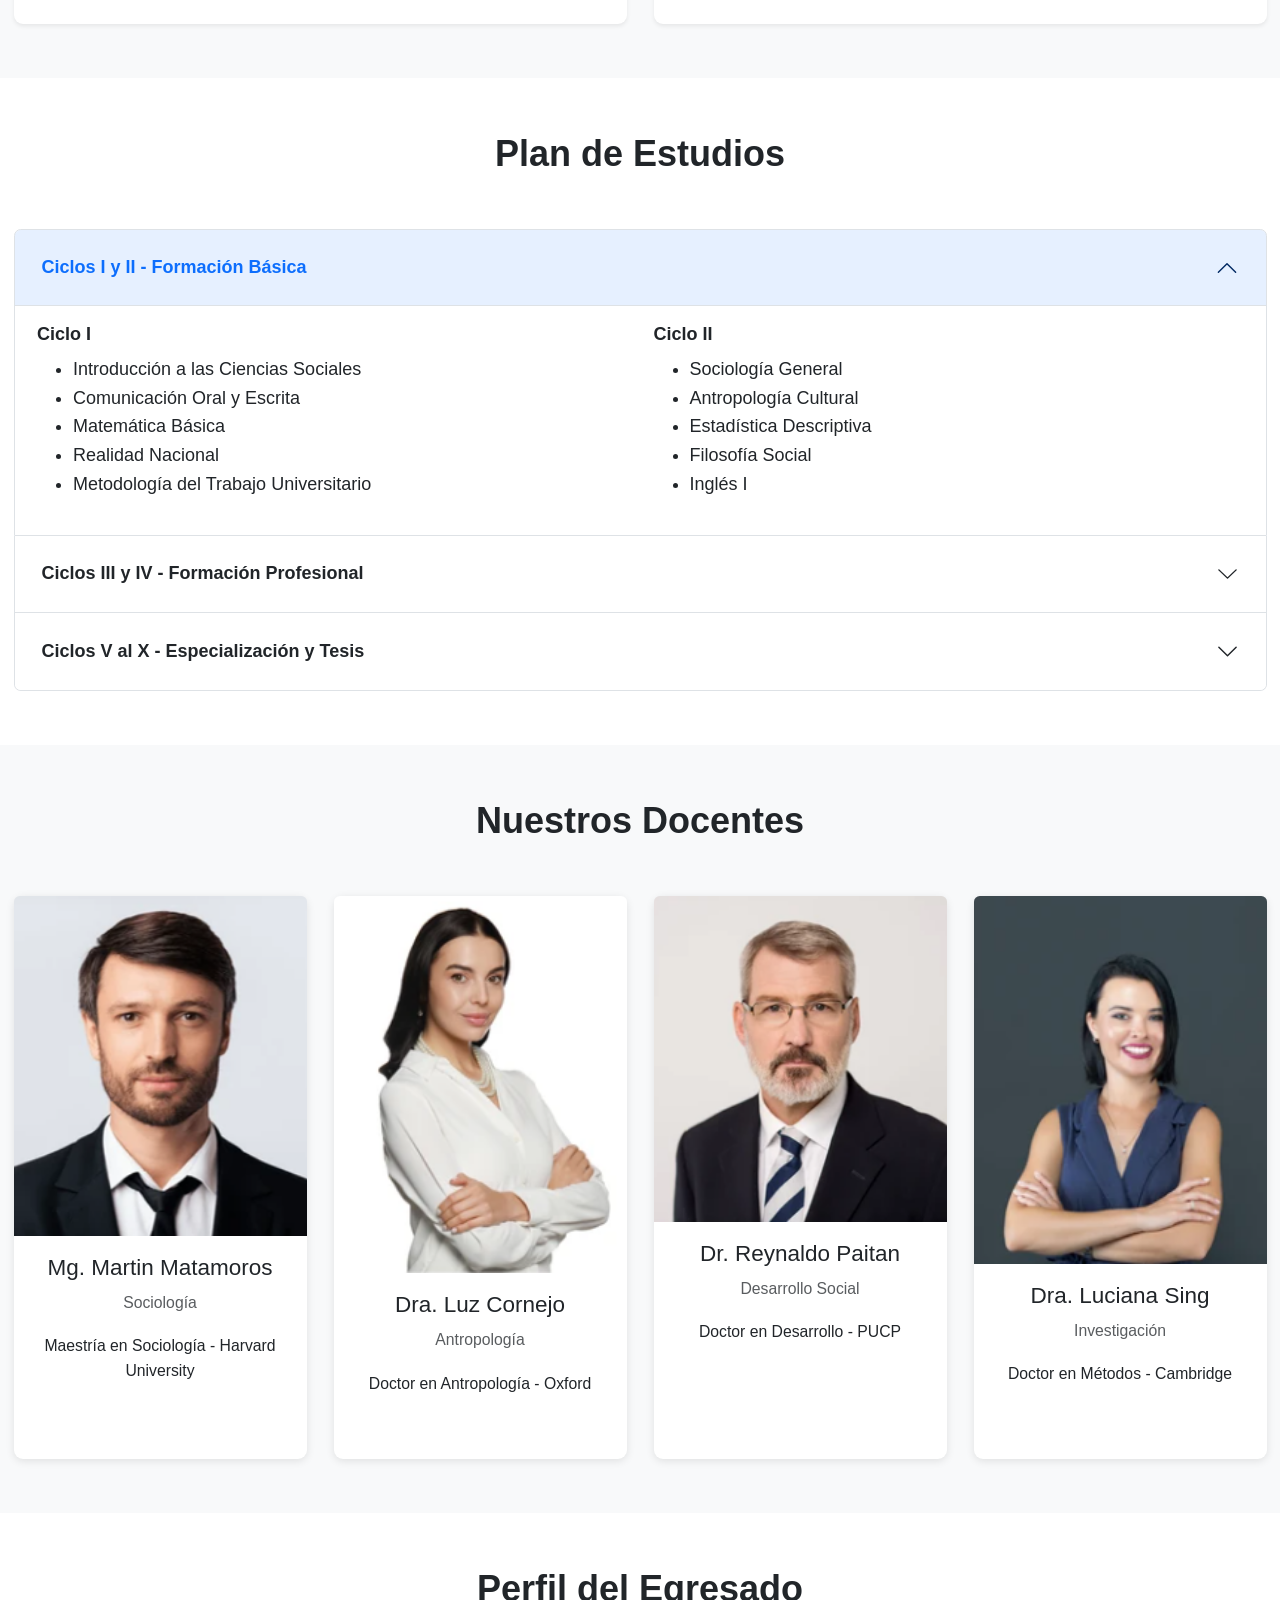
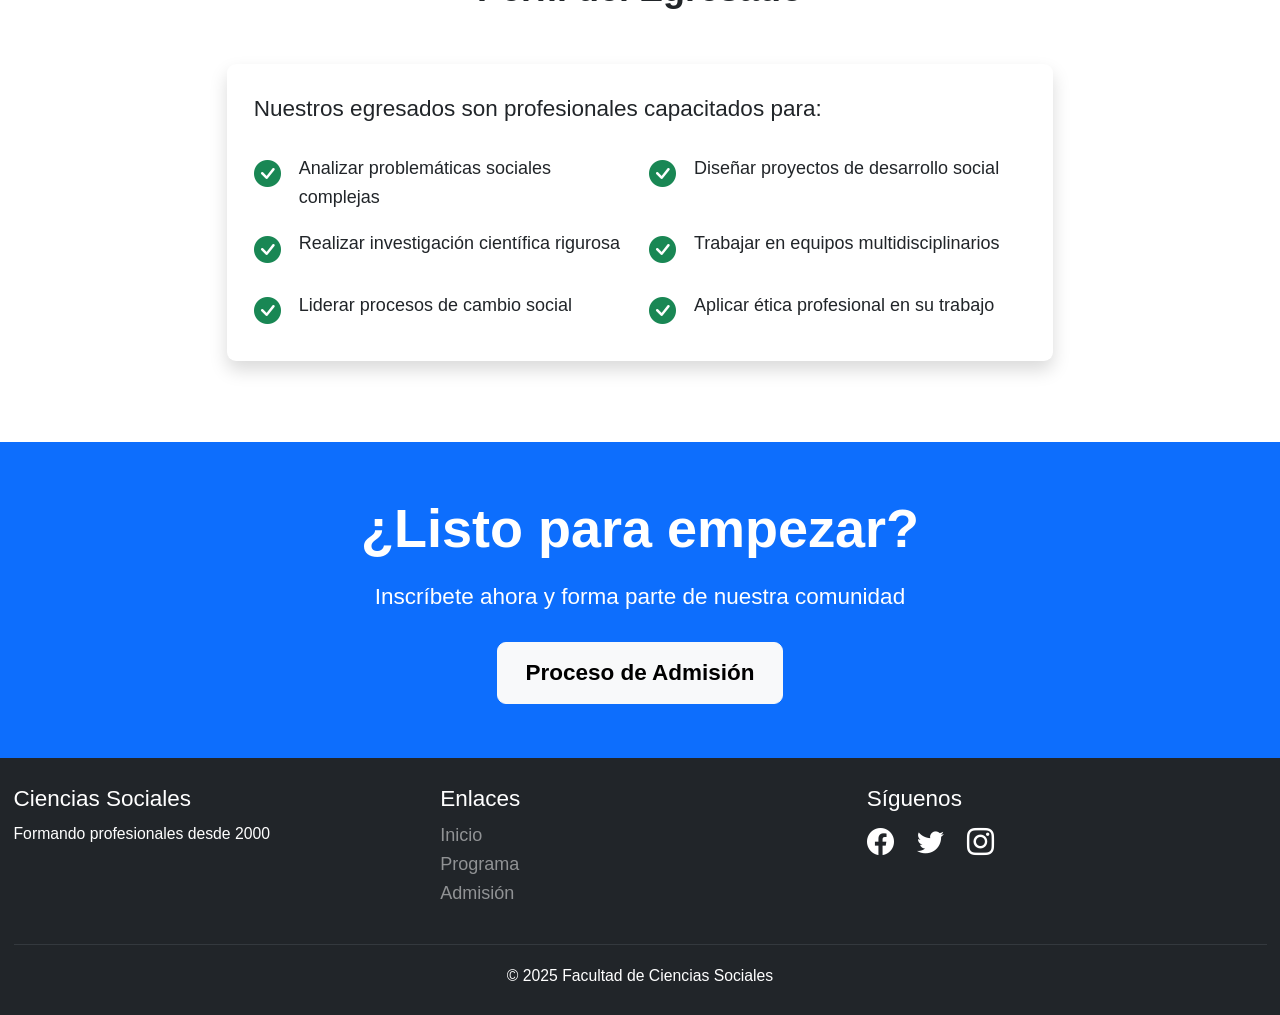
<file: programa.html>
<!DOCTYPE html>
<html lang="es">
<head>
    <meta charset="UTF-8">
    <meta name="viewport" content="width=device-width, initial-scale=1.0">
    <meta name="description" content="Conoce el programa académico de la Facultad de Ciencias Sociales - Plan de estudios, docentes y más">
    <meta name="keywords" content="programa académico, ciencias sociales, plan de estudios, universidad">
    <title>Programa Académico | Ciencias Sociales</title>
    
    <!-- Bootstrap 5.3 CSS -->
    <link href="https://cdn.jsdelivr.net/npm/bootstrap@5.3.2/dist/css/bootstrap.min.css" rel="stylesheet">
    
    <!-- Bootstrap Icons -->
    <link rel="stylesheet" href="https://cdn.jsdelivr.net/npm/bootstrap-icons@1.11.1/font/bootstrap-icons.css">
    
    <!-- Custom CSS -->
    <link rel="stylesheet" href="css/estilo.css">
</head>
<body>
    <!-- Skip Link -->
    <a href="#main-content" class="skip-link">Ir al contenido principal</a>

    <!-- Header -->
    <header role="banner">
        <nav class="navbar navbar-expand-lg navbar-dark bg-primary" aria-label="Navegación principal">
            <div class="container">
                <a class="navbar-brand d-flex align-items-center" href="index.html">
                    <i class="bi bi-mortarboard-fill fs-3 me-2" aria-hidden="true"></i>
                    <span class="fw-bold">Ciencias Sociales</span>
                </a>
                
                <button class="navbar-toggler" type="button" data-bs-toggle="collapse" data-bs-target="#navbarNav" 
                        aria-controls="navbarNav" aria-expanded="false" aria-label="Menú de navegación">
                    <span class="navbar-toggler-icon"></span>
                </button>
                
                <div class="collapse navbar-collapse" id="navbarNav">
                    <ul class="navbar-nav ms-auto">
                        <li class="nav-item">
                            <a class="nav-link" href="index.html">Inicio</a>
                        </li>
                        <li class="nav-item">
                            <a class="nav-link active" aria-current="page" href="programa.html">Programa</a>
                        </li>
                        <li class="nav-item">
                            <a class="nav-link" href="admision.html">Admisión</a>
                        </li>
                        <li class="nav-item">
                            <a class="nav-link" href="index.html#contacto">Contacto</a>
                        </li>
                    </ul>
                </div>
            </div>
        </nav>
    </header>

    <!-- Main Content -->
    <main id="main-content" role="main">
        
        <!-- Page Header -->
        <section class="page-header bg-primary text-white py-5">
            <div class="container">
                <nav aria-label="breadcrumb">
                    <ol class="breadcrumb">
                        <li class="breadcrumb-item"><a href="index.html" class="text-white">Inicio</a></li>
                        <li class="breadcrumb-item active text-white" aria-current="page">Programa</li>
                    </ol>
                </nav>
                <h1 class="display-4 fw-bold">Programa Académico</h1>
                <p class="lead">Conoce nuestra propuesta educativa de excelencia</p>
            </div>
        </section>

        <!-- Descripción del Programa -->
        <section class="py-5">
            <div class="container">
                <div class="row align-items-center">
                    <div class="col-lg-6 mb-4 mb-lg-0">
                        <h2 class="h3 fw-bold mb-4">Sobre el Programa</h2>
                        <p class="lead">
                            Nuestro programa de Ciencias Sociales forma profesionales capaces de 
                            comprender y transformar la realidad social contemporánea.
                        </p>
                        <p>
                            A través de una <strong>metodología innovadora</strong> que combina teoría 
                            y práctica, nuestros estudiantes desarrollan habilidades de investigación, 
                            análisis crítico y propuesta de soluciones a problemáticas sociales.
                        </p>
                        <ul class="list-unstyled">
                            <li class="mb-2"><i class="bi bi-check-circle-fill text-success me-2"></i>Duración: 5 años (10 ciclos)</li>
                            <li class="mb-2"><i class="bi bi-check-circle-fill text-success me-2"></i>Grado: Bachiller en Ciencias Sociales</li>
                            <li class="mb-2"><i class="bi bi-check-circle-fill text-success me-2"></i>Título: Licenciado en Ciencias Sociales</li>
                            <li class="mb-2"><i class="bi bi-check-circle-fill text-success me-2"></i>Modalidad: Presencial</li>
                        </ul>
                    </div>
                    <div class="col-lg-6">
                        <img src="img/8. Estudiantes en clases de ciencias sociales.jpg" 
                             class="img-fluid rounded shadow" alt="Estudiantes en clase de ciencias sociales">
                    </div>
                </div>
            </div>
        </section>

        <!-- Áreas de Especialización -->
        <section class="py-5 bg-light">
            <div class="container">
                <h2 class="text-center fw-bold mb-5">Áreas de Especialización</h2>
                
                <div class="row g-4">
                    <article class="col-md-6">
                        <div class="card h-100 border-0 shadow-sm">
                            <div class="card-body p-4">
                                <div class="d-flex align-items-center mb-3">
                                    <i class="bi bi-people-fill text-primary display-5 me-3" aria-hidden="true"></i>
                                    <h3 class="h5 mb-0">Sociología</h3>
                                </div>
                                <p class="text-muted">
                                    Análisis de las estructuras sociales, dinámicas de grupo y 
                                    procesos de cambio social en contextos urbanos y rurales.
                                </p>
                            </div>
                        </div>
                    </article>
                    
                    <article class="col-md-6">
                        <div class="card h-100 border-0 shadow-sm">
                            <div class="card-body p-4">
                                <div class="d-flex align-items-center mb-3">
                                    <i class="bi bi-globe text-success display-5 me-3" aria-hidden="true"></i>
                                    <h3 class="h5 mb-0">Antropología</h3>
                                </div>
                                <p class="text-muted">
                                    Estudio de las culturas, tradiciones y cosmovisiones de 
                                    diferentes grupos humanos con enfoque intercultural.
                                </p>
                            </div>
                        </div>
                    </article>
                    
                    <article class="col-md-6">
                        <div class="card h-100 border-0 shadow-sm">
                            <div class="card-body p-4">
                                <div class="d-flex align-items-center mb-3">
                                    <i class="bi bi-graph-up text-info display-5 me-3" aria-hidden="true"></i>
                                    <h3 class="h5 mb-0">Desarrollo Social</h3>
                                </div>
                                <p class="text-muted">
                                    Diseño e implementación de proyectos para el desarrollo 
                                    comunitario y la mejora de la calidad de vida.
                                </p>
                            </div>
                        </div>
                    </article>
                    
                    <article class="col-md-6">
                        <div class="card h-100 border-0 shadow-sm">
                            <div class="card-body p-4">
                                <div class="d-flex align-items-center mb-3">
                                    <i class="bi bi-search text-warning display-5 me-3" aria-hidden="true"></i>
                                    <h3 class="h5 mb-0">Investigación Social</h3>
                                </div>
                                <p class="text-muted">
                                    Metodologías cualitativas y cuantitativas para la investigación 
                                    científica en ciencias sociales.
                                </p>
                            </div>
                        </div>
                    </article>
                </div>
            </div>
        </section>

        <!-- Plan de Estudios -->
        <section class="py-5">
            <div class="container">
                <h2 class="text-center fw-bold mb-5">Plan de Estudios</h2>
                
                <div class="accordion" id="accordionPlan">
                    <!-- Ciclo 1-2 -->
                    <div class="accordion-item">
                        <h3 class="accordion-header">
                            <button class="accordion-button" type="button" data-bs-toggle="collapse" 
                                    data-bs-target="#collapse1" aria-expanded="true" aria-controls="collapse1">
                                Ciclos I y II - Formación Básica
                            </button>
                        </h3>
                        <div id="collapse1" class="accordion-collapse collapse show" data-bs-parent="#accordionPlan">
                            <div class="accordion-body">
                                <div class="row">
                                    <div class="col-md-6">
                                        <h4 class="h6 fw-bold">Ciclo I</h4>
                                        <ul>
                                            <li>Introducción a las Ciencias Sociales</li>
                                            <li>Comunicación Oral y Escrita</li>
                                            <li>Matemática Básica</li>
                                            <li>Realidad Nacional</li>
                                            <li>Metodología del Trabajo Universitario</li>
                                        </ul>
                                    </div>
                                    <div class="col-md-6">
                                        <h4 class="h6 fw-bold">Ciclo II</h4>
                                        <ul>
                                            <li>Sociología General</li>
                                            <li>Antropología Cultural</li>
                                            <li>Estadística Descriptiva</li>
                                            <li>Filosofía Social</li>
                                            <li>Inglés I</li>
                                        </ul>
                                    </div>
                                </div>
                            </div>
                        </div>
                    </div>
                    
                    <!-- Ciclo 3-4 -->
                    <div class="accordion-item">
                        <h3 class="accordion-header">
                            <button class="accordion-button collapsed" type="button" data-bs-toggle="collapse" 
                                    data-bs-target="#collapse2" aria-expanded="false" aria-controls="collapse2">
                                Ciclos III y IV - Formación Profesional
                            </button>
                        </h3>
                        <div id="collapse2" class="accordion-collapse collapse" data-bs-parent="#accordionPlan">
                            <div class="accordion-body">
                                <div class="row">
                                    <div class="col-md-6">
                                        <h4 class="h6 fw-bold">Ciclo III</h4>
                                        <ul>
                                            <li>Teorías Sociológicas</li>
                                            <li>Metodología de Investigación I</li>
                                            <li>Economía Social</li>
                                            <li>Psicología Social</li>
                                            <li>Inglés II</li>
                                        </ul>
                                    </div>
                                    <div class="col-md-6">
                                        <h4 class="h6 fw-bold">Ciclo IV</h4>
                                        <ul>
                                            <li>Investigación Cuantitativa</li>
                                            <li>Investigación Cualitativa</li>
                                            <li>Demografía Social</li>
                                            <li>Análisis Político</li>
                                            <li>Electivo I</li>
                                        </ul>
                                    </div>
                                </div>
                            </div>
                        </div>
                    </div>
                    
                    <!-- Ciclo 5-10 -->
                    <div class="accordion-item">
                        <h3 class="accordion-header">
                            <button class="accordion-button collapsed" type="button" data-bs-toggle="collapse" 
                                    data-bs-target="#collapse3" aria-expanded="false" aria-controls="collapse3">
                                Ciclos V al X - Especialización y Tesis
                            </button>
                        </h3>
                        <div id="collapse3" class="accordion-collapse collapse" data-bs-parent="#accordionPlan">
                            <div class="accordion-body">
                                <p>Los últimos ciclos incluyen:</p>
                                <ul>
                                    <li>Cursos de especialización en áreas elegidas</li>
                                    <li>Seminarios de investigación avanzada</li>
                                    <li>Prácticas pre-profesionales</li>
                                    <li>Desarrollo de tesis de grado</li>
                                    <li>Electivos según línea de especialización</li>
                                </ul>
                            </div>
                        </div>
                    </div>
                </div>
            </div>
        </section>

        <!-- Docentes -->
        <section id="docentes" class="py-5 bg-light">
            <div class="container">
                <h2 class="text-center fw-bold mb-5">Nuestros Docentes</h2>
                
                <div class="row g-4">
                    <article class="col-md-6 col-lg-3">
                        <div class="card text-center h-100">
                            <img src="img/9. Mg. Martin Matamoros.png" class="card-img-top" alt="Mg. Martin Matamoros">
                            <div class="card-body">
                                <h3 class="h5">Mg. Martin Matamoros</h3>
                                <p class="text-muted small">Sociología</p>
                                <p class="small">Maestría en Sociología - Harvard University</p>
                            </div>
                        </div>
                    </article>
                    
                    <article class="col-md-6 col-lg-3">
                        <div class="card text-center h-100">
                            <img src="img/10. Dra. Luz Cornejo.png" class="card-img-top" alt="Dra. Luz Cornejo">
                            <div class="card-body">
                                <h3 class="h5">Dra. Luz Cornejo</h3>
                                <p class="text-muted small">Antropología</p>
                                <p class="small">Doctor en Antropología - Oxford</p>
                            </div>
                        </div>
                    </article>
                    
                    <article class="col-md-6 col-lg-3">
                        <div class="card text-center h-100">
                            <img src="img/11. Dr. Reynaldo Paitan.png" class="card-img-top" alt="Dr. Reynaldo Paitan">
                            <div class="card-body">
                                <h3 class="h5">Dr. Reynaldo Paitan</h3>
                                <p class="text-muted small">Desarrollo Social</p>
                                <p class="small">Doctor en Desarrollo - PUCP</p>
                            </div>
                        </div>
                    </article>
                    
                    <article class="col-md-6 col-lg-3">
                        <div class="card text-center h-100">
                            <img src="img/12. Dra. Luciana Sing.png" class="card-img-top" alt="Dra. Luciana Sing">
                            <div class="card-body">
                                <h3 class="h5">Dra. Luciana Sing</h3>
                                <p class="text-muted small">Investigación</p>
                                <p class="small">Doctor en Métodos - Cambridge</p>
                            </div>
                        </div>
                    </article>
                </div>
            </div>
        </section>

        <!-- Perfil del Egresado -->
        <section class="py-5">
            <div class="container">
                <h2 class="text-center fw-bold mb-5">Perfil del Egresado</h2>
                
                <div class="row">
                    <div class="col-lg-8 mx-auto">
                        <div class="card border-0 shadow">
                            <div class="card-body p-4">
                                <p class="lead mb-4">
                                    Nuestros egresados son profesionales capacitados para:
                                </p>
                                
                                <div class="row g-3">
                                    <div class="col-md-6">
                                        <div class="d-flex">
                                            <i class="bi bi-check-circle-fill text-success fs-4 me-3 flex-shrink-0"></i>
                                            <p class="mb-0">Analizar problemáticas sociales complejas</p>
                                        </div>
                                    </div>
                                    <div class="col-md-6">
                                        <div class="d-flex">
                                            <i class="bi bi-check-circle-fill text-success fs-4 me-3 flex-shrink-0"></i>
                                            <p class="mb-0">Diseñar proyectos de desarrollo social</p>
                                        </div>
                                    </div>
                                    <div class="col-md-6">
                                        <div class="d-flex">
                                            <i class="bi bi-check-circle-fill text-success fs-4 me-3 flex-shrink-0"></i>
                                            <p class="mb-0">Realizar investigación científica rigurosa</p>
                                        </div>
                                    </div>
                                    <div class="col-md-6">
                                        <div class="d-flex">
                                            <i class="bi bi-check-circle-fill text-success fs-4 me-3 flex-shrink-0"></i>
                                            <p class="mb-0">Trabajar en equipos multidisciplinarios</p>
                                        </div>
                                    </div>
                                    <div class="col-md-6">
                                        <div class="d-flex">
                                            <i class="bi bi-check-circle-fill text-success fs-4 me-3 flex-shrink-0"></i>
                                            <p class="mb-0">Liderar procesos de cambio social</p>
                                        </div>
                                    </div>
                                    <div class="col-md-6">
                                        <div class="d-flex">
                                            <i class="bi bi-check-circle-fill text-success fs-4 me-3 flex-shrink-0"></i>
                                            <p class="mb-0">Aplicar ética profesional en su trabajo</p>
                                        </div>
                                    </div>
                                </div>
                            </div>
                        </div>
                    </div>
                </div>
            </div>
        </section>

        <!-- CTA -->
        <section class="py-5 bg-primary text-white text-center">
            <div class="container">
                <h2 class="display-5 fw-bold mb-3">¿Listo para empezar?</h2>
                <p class="lead mb-4">Inscríbete ahora y forma parte de nuestra comunidad</p>
                <a href="admision.html" class="btn btn-light btn-lg">Proceso de Admisión</a>
            </div>
        </section>
    </main>

    <!-- Footer -->
    <footer class="bg-dark text-white py-4">
        <div class="container">
            <div class="row">
                <div class="col-md-4 mb-3 mb-md-0">
                    <h3 class="h5">Ciencias Sociales</h3>
                    <p class="small">Formando profesionales desde 2000</p>
                </div>
                <div class="col-md-4 mb-3 mb-md-0">
                    <h3 class="h5">Enlaces</h3>
                    <ul class="list-unstyled">
                        <li><a href="index.html" class="text-white-50">Inicio</a></li>
                        <li><a href="programa.html" class="text-white-50">Programa</a></li>
                        <li><a href="admision.html" class="text-white-50">Admisión</a></li>
                    </ul>
                </div>
                <div class="col-md-4">
                    <h3 class="h5">Síguenos</h3>
                    <a href="#" class="text-white me-3" aria-label="Facebook"><i class="bi bi-facebook fs-4"></i></a>
                    <a href="#" class="text-white me-3" aria-label="Twitter"><i class="bi bi-twitter fs-4"></i></a>
                    <a href="#" class="text-white" aria-label="Instagram"><i class="bi bi-instagram fs-4"></i></a>
                </div>
            </div>
            <hr class="border-secondary my-3">
            <p class="text-center mb-0 small">&copy; 2025 Facultad de Ciencias Sociales</p>
        </div>
    </footer>

    <!-- Botón Scroll Top -->
    <button id="scrollTop" class="btn btn-primary position-fixed bottom-0 end-0 m-3" style="display: none;" aria-label="Volver arriba">
        <i class="bi bi-arrow-up"></i>
    </button>

    <!-- Bootstrap JS -->
    <script src="https://cdn.jsdelivr.net/npm/bootstrap@5.3.2/dist/js/bootstrap.bundle.min.js"></script>
    <script src="app.js"></script>
</body>
</html>
</file>
<file: css/estilo.css>
/**
 * =============================================
 * FACULTAD DE CIENCIAS SOCIALES
 * Examen Final - Diseño Web
 * =============================================
 * Este CSS sigue el principio Mobile First
 * Primero estilos para móviles, luego media queries
 * para tablets y desktop
 * =============================================
 */

/* ==========================================
   VARIABLES CSS (Custom Properties)
   ========================================== */
:root {
    /* Colores principales */
    --primary: #0d6efd;
    --primary-dark: #0a58ca;
    --secondary: #6c757d;
    --success: #198754;
    --info: #0dcaf0;
    --warning: #ffc107;
    --danger: #dc3545;
    
    /* Colores neutros */
    --white: #ffffff;
    --light: #f8f9fa;
    --dark: #212529;
    --gray: #6c757d;
    
    /* Tipografía */
    --font-primary: 'Segoe UI', Tahoma, Geneva, Verdana, sans-serif;
    
    /* Espaciados (Mobile First - más compactos) */
    --spacing-xs: 0.5rem;
    --spacing-sm: 1rem;
    --spacing-md: 1.5rem;
    --spacing-lg: 2rem;
    --spacing-xl: 3rem;
    
    /* Otros */
    --border-radius: 0.5rem;
    --transition: 0.3s ease;
    --shadow: 0 2px 8px rgba(0,0,0,0.1);
    --shadow-lg: 0 4px 16px rgba(0,0,0,0.15);
}

/* ==========================================
   RESET Y BASE (Mobile First)
   ========================================== */
* {
    margin: 0;
    padding: 0;
    box-sizing: border-box;
}

html {
    scroll-behavior: smooth;
    font-size: 16px; /* Base para móviles */
}

body {
    font-family: var(--font-primary);
    line-height: 1.6;
    color: var(--dark);
    background-color: var(--white);
    overflow-x: hidden;
}

img {
    max-width: 100%;
    height: auto;
    display: block;
}

/* ==========================================
   ACCESIBILIDAD - Skip Link
   ========================================== */
.skip-link {
    position: absolute;
    top: -100px;
    left: 0;
    background-color: var(--primary);
    color: var(--white);
    padding: var(--spacing-sm);
    text-decoration: none;
    z-index: 9999;
    transition: var(--transition);
}

.skip-link:focus {
    top: 0;
    outline: 3px solid var(--warning);
    outline-offset: 2px;
}

/* ==========================================
   NAVEGACIÓN (Mobile First)
   ========================================== */
.navbar-brand {
    font-size: 1.2rem;
    font-weight: 700;
}

.navbar-brand i {
    font-size: 1.5rem;
}

.navbar-toggler:focus {
    box-shadow: 0 0 0 0.25rem rgba(13, 110, 253, 0.25);
}

.nav-link {
    padding: var(--spacing-sm);
    font-weight: 500;
    transition: var(--transition);
}

.nav-link:hover,
.nav-link:focus {
    color: rgba(255,255,255,0.8);
    transform: translateX(4px);
}

.nav-link.active {
    font-weight: 700;
}

/* ==========================================
   CAROUSEL (Optimizado para móvil)
   ========================================== */
.carousel-item {
    height: 300px; /* Altura para móvil */
}

.carousel-item img {
    width: 100%;
    height: 100%;
    object-fit: cover;
}

.carousel-caption {
    background: rgba(0,0,0,0.6);
    padding: var(--spacing-sm);
    bottom: 0;
    left: 0;
    right: 0;
}

.carousel-caption h1,
.carousel-caption h2 {
    font-size: 1.5rem; /* Texto más pequeño en móvil */
    line-height: 1.2;
}

.carousel-caption p {
    font-size: 0.9rem;
    margin-bottom: var(--spacing-sm);
}

.carousel-caption .btn {
    font-size: 0.9rem;
    padding: 0.5rem 1rem;
}

/* ==========================================
   CARDS (Mobile First)
   ========================================== */
.card {
    border: none;
    border-radius: var(--border-radius);
    box-shadow: var(--shadow);
    transition: var(--transition);
    margin-bottom: var(--spacing-sm);
}

.card:hover,
.card:focus-within {
    box-shadow: var(--shadow-lg);
    transform: translateY(-4px);
}

.hover-lift {
    transition: var(--transition);
}

.hover-lift:hover {
    transform: translateY(-8px);
    box-shadow: var(--shadow-lg);
}

/* ==========================================
   BOTONES (Accesibilidad mejorada)
   ========================================== */
.btn {
    font-weight: 600;
    border-radius: var(--border-radius);
    padding: 0.75rem 1.5rem;
    transition: var(--transition);
}

.btn:focus {
    outline: 3px solid var(--warning);
    outline-offset: 2px;
}

.btn:hover {
    transform: translateY(-2px);
}

.btn-primary {
    background-color: var(--primary);
    border-color: var(--primary);
}

.btn-primary:hover,
.btn-primary:focus {
    background-color: var(--primary-dark);
    border-color: var(--primary-dark);
}

/* ==========================================
   FORMULARIOS (Accesibilidad y Usabilidad)
   ========================================== */
.form-label {
    font-weight: 600;
    margin-bottom: var(--spacing-xs);
    color: var(--dark);
}

.form-control,
.form-select {
    padding: 0.75rem;
    border: 2px solid #dee2e6;
    border-radius: var(--border-radius);
    font-size: 1rem;
    transition: var(--transition);
}

.form-control:focus,
.form-select:focus {
    border-color: var(--primary);
    box-shadow: 0 0 0 0.25rem rgba(13, 110, 253, 0.25);
    outline: none;
}

.form-control:focus-visible,
.form-select:focus-visible {
    outline: 3px solid var(--primary);
    outline-offset: 2px;
}

/* Estados de validación */
.was-validated .form-control:valid,
.form-control.is-valid {
    border-color: var(--success);
}

.was-validated .form-control:invalid,
.form-control.is-invalid {
    border-color: var(--danger);
}

.invalid-feedback {
    display: none;
    color: var(--danger);
    font-size: 0.9rem;
    margin-top: var(--spacing-xs);
}

.was-validated .form-control:invalid ~ .invalid-feedback,
.form-control.is-invalid ~ .invalid-feedback {
    display: block;
}

.form-text {
    font-size: 0.85rem;
    color: var(--gray);
    margin-top: var(--spacing-xs);
}

/* Checkboxes y radios */
.form-check-input:focus {
    border-color: var(--primary);
    box-shadow: 0 0 0 0.25rem rgba(13, 110, 253, 0.25);
}

.form-check-input:checked {
    background-color: var(--primary);
    border-color: var(--primary);
}

/* ==========================================
   TABLAS (Responsive Mobile First)
   ========================================== */
.table-responsive {
    overflow-x: auto;
    -webkit-overflow-scrolling: touch;
}

.table {
    font-size: 0.9rem; /* Texto más pequeño en móvil */
}

.table thead {
    background-color: var(--primary);
    color: var(--white);
}

.table th {
    font-weight: 600;
    border-bottom: 2px solid var(--primary-dark);
}

.table-hover tbody tr:hover {
    background-color: rgba(13, 110, 253, 0.1);
    cursor: pointer;
}

/* ==========================================
   ACCORDION (Accesibilidad)
   ========================================== */
.accordion-button {
    font-weight: 600;
    padding: var(--spacing-sm);
}

.accordion-button:focus {
    border-color: var(--primary);
    box-shadow: 0 0 0 0.25rem rgba(13, 110, 253, 0.25);
}

.accordion-button:not(.collapsed) {
    background-color: rgba(13, 110, 253, 0.1);
    color: var(--primary);
}

/* ==========================================
   ICONOS Y FEATURES
   ========================================== */
.feature-icon {
    width: 60px;
    height: 60px;
    display: flex;
    align-items: center;
    justify-content: center;
    font-size: 2rem;
    border-radius: 50%;
}

/* ==========================================
   PAGE HEADER
   ========================================== */
.page-header {
    padding: var(--spacing-md) 0;
}

.breadcrumb {
    background-color: transparent;
    padding: 0;
    margin-bottom: var(--spacing-sm);
}

.breadcrumb-item a {
    color: rgba(255,255,255,0.8);
    text-decoration: none;
}

.breadcrumb-item a:hover,
.breadcrumb-item a:focus {
    color: var(--white);
    text-decoration: underline;
}

/* ==========================================
   SCROLL TO TOP BUTTON
   ========================================== */
#scrollTop {
    width: 50px;
    height: 50px;
    border-radius: 50%;
    z-index: 1000;
    box-shadow: var(--shadow-lg);
    transition: var(--transition);
}

#scrollTop:hover {
    transform: translateY(-4px);
}

#scrollTop:focus {
    outline: 3px solid var(--warning);
    outline-offset: 2px;
}

/* ==========================================
   ALERTAS (Feedback Visual)
   ========================================== */
.alert {
    border-radius: var(--border-radius);
    padding: var(--spacing-sm);
    margin: var(--spacing-sm) 0;
    border-left: 4px solid;
}

.alert-success {
    background-color: #d1e7dd;
    border-left-color: var(--success);
    color: #0f5132;
}

.alert-info {
    background-color: #cff4fc;
    border-left-color: var(--info);
    color: #055160;
}

/* ==========================================
   UTILIDADES RESPONSIVE
   ========================================== */
.text-mobile-center {
    text-align: center;
}

/* ==========================================
   CONTRASTE Y ACCESIBILIDAD DE COLOR
   (WCAG AA mínimo 4.5:1 para texto)
   ========================================== */
.bg-primary {
    background-color: var(--primary) !important;
}

.text-primary {
    color: var(--primary) !important;
}

.bg-dark {
    background-color: var(--dark) !important;
}

.text-white {
    color: var(--white) !important;
}

/* Enlaces con buen contraste */
a {
    color: var(--primary);
    text-decoration: none;
    transition: var(--transition);
}

a:hover,
a:focus {
    color: var(--primary-dark);
    text-decoration: underline;
}

a:focus-visible {
    outline: 3px solid var(--warning);
    outline-offset: 2px;
}

/* ==========================================
   MEDIA QUERIES - TABLET (min-width: 768px)
   ========================================== */
@media (min-width: 768px) {
    html {
        font-size: 17px;
    }
    
    .carousel-item {
        height: 400px;
    }
    
    .carousel-caption h1,
    .carousel-caption h2 {
        font-size: 2.5rem;
    }
    
    .carousel-caption p {
        font-size: 1.1rem;
    }
    
    .carousel-caption .btn {
        font-size: 1rem;
        padding: 0.75rem 1.5rem;
    }
    
    .navbar-nav {
        align-items: center;
    }
    
    .nav-link {
        margin-left: var(--spacing-xs);
    }
    
    .text-mobile-center {
        text-align: left;
    }
    
    .table {
        font-size: 1rem;
    }
}

/* ==========================================
   MEDIA QUERIES - DESKTOP (min-width: 992px)
   ========================================== */
@media (min-width: 992px) {
    html {
        font-size: 18px;
    }
    
    .carousel-item {
        height: 600px;
    }
    
    .carousel-caption h1 {
        font-size: 3.5rem;
    }
    
    .carousel-caption h2 {
        font-size: 3rem;
    }
    
    .carousel-caption p {
        font-size: 1.25rem;
    }
    
    :root {
        --spacing-sm: 1.5rem;
        --spacing-md: 2rem;
        --spacing-lg: 3rem;
        --spacing-xl: 4rem;
    }
    
    .nav-link:hover {
        transform: translateY(-2px);
    }
    
    .container {
        max-width: 1140px;
    }
}

/* ==========================================
   MEDIA QUERIES - LARGE DESKTOP (min-width: 1200px)
   ========================================== */
@media (min-width: 1200px) {
    .container {
        max-width: 1320px;
    }
    
    .carousel-item {
        height: 700px;
    }
}

/* ==========================================
   PRINT STYLES
   ========================================== */
@media print {
    .navbar,
    .carousel,
    #scrollTop,
    .btn,
    footer {
        display: none !important;
    }
    
    body {
        font-size: 12pt;
        color: #000;
        background: #fff;
    }
    
    a {
        color: #000;
        text-decoration: underline;
    }
    
    .page-header {
        border-bottom: 2px solid #000;
    }
}

/* ==========================================
   DARK MODE (Opcional - Preferencia del usuario)
   ========================================== */
@media (prefers-reduced-motion: reduce) {
    * {
        animation-duration: 0.01ms !important;
        animation-iteration-count: 1 !important;
        transition-duration: 0.01ms !important;
    }
}

/* ==========================================
   FOCUS VISIBLE (Navegación por teclado)
   ========================================== */
:focus-visible {
    outline: 3px solid var(--warning);
    outline-offset: 2px;
}

*:focus:not(:focus-visible) {
    outline: none;
}

/* ==========================================
   ESTADOS DE CARGA
   ========================================== */
.loading {
    opacity: 0.6;
    pointer-events: none;
}

.spinner-border {
    display: inline-block;
    width: 2rem;
    height: 2rem;
    vertical-align: text-bottom;
    border: 0.25em solid currentColor;
    border-right-color: transparent;
    border-radius: 50%;
    animation: spinner-border 0.75s linear infinite;
}

@keyframes spinner-border {
    to {
        transform: rotate(360deg);
    }
}
</file>
